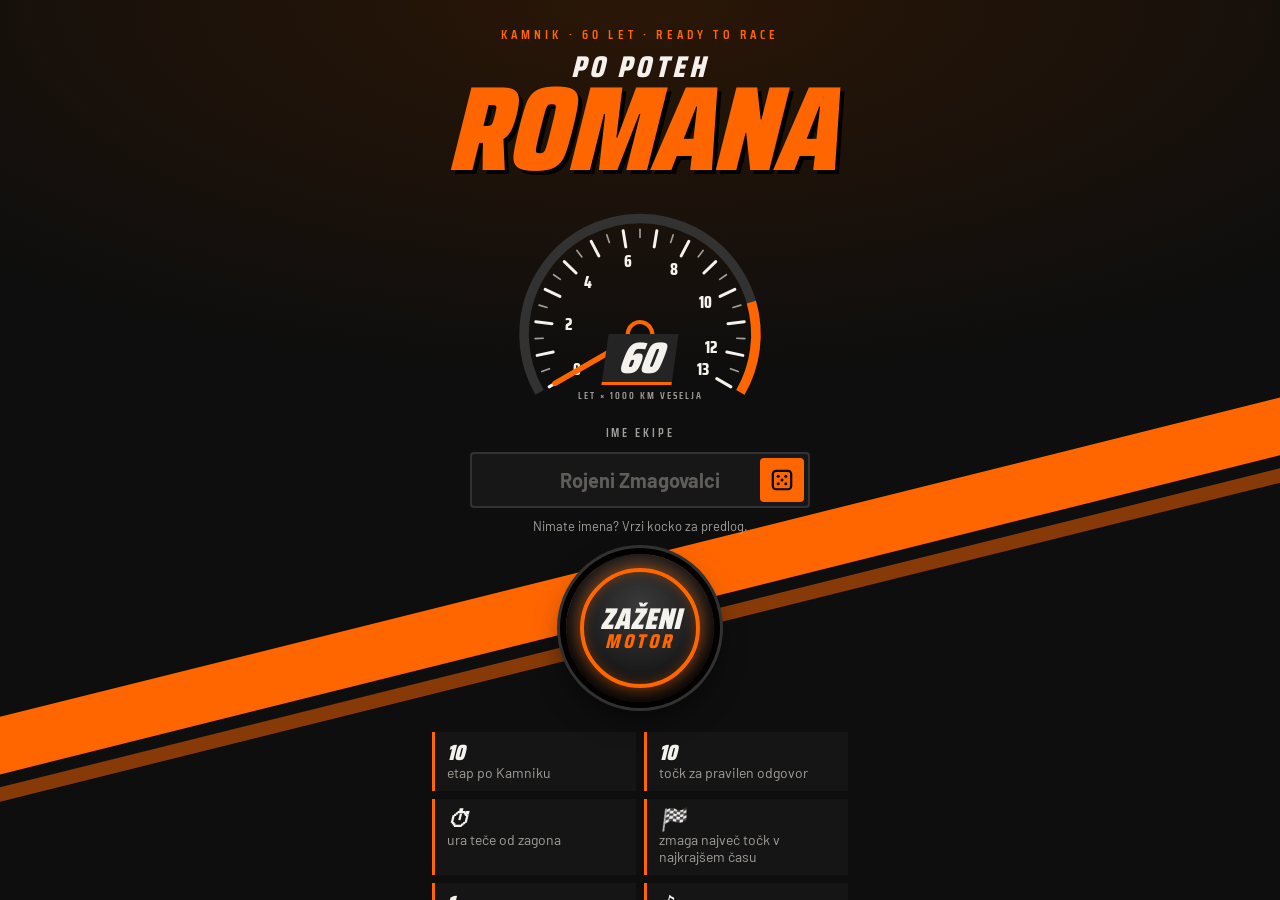
<file: index.html>
<!DOCTYPE html>
<html lang="sl">
<head>
<meta charset="utf-8">
<meta name="viewport" content="width=device-width, initial-scale=1, viewport-fit=cover">
<title>Po poteh Romana – kviz ob 60. rojstnem dnevu</title>
<meta name="description" content="Motoristični kviz po Kamniku ob Romanovem 60. rojstnem dnevu.">
<meta name="theme-color" content="#0E0E0E">
<meta name="apple-mobile-web-app-capable" content="yes">
<meta name="mobile-web-app-capable" content="yes">
<meta name="apple-mobile-web-app-status-bar-style" content="black-translucent">
<meta name="apple-mobile-web-app-title" content="Po poteh Romana">
<link rel="manifest" href="manifest.webmanifest">
<link rel="icon" href="icons/icon.svg" type="image/svg+xml">
<link rel="apple-touch-icon" href="icons/apple-touch-icon.png">
<link rel="stylesheet" href="vendor/leaflet.css">
<link rel="stylesheet" href="app.css">
</head>
<body>

<!-- ============ UVOD ============ -->
<section id="intro" class="screen is-active" aria-labelledby="intro-title">
  <div class="intro-stripes" aria-hidden="true"></div>
  <div class="intro-inner">
    <p class="kicker">Kamnik · 60 let · Ready to race</p>
    <h1 id="intro-title" class="title">
      <span class="title-small">Po poteh</span>
      <span class="title-big">ROMANA</span>
    </h1>

    <div class="tach" aria-hidden="true">
      <svg viewBox="0 0 220 150" class="tach-svg">
        <g id="tach-ticks"></g>
        <path id="tach-red" class="tach-red"/>
        <g id="tach-needle" class="tach-needle">
          <line x1="110" y1="100" x2="110" y2="28"/>
          <circle cx="110" cy="100" r="9"/>
        </g>
      </svg>
      <div class="tach-readout">
        <span class="tach-num">60</span>
        <span class="tach-unit">LET&nbsp;× 1000&nbsp;KM&nbsp;VESELJA</span>
      </div>
    </div>

    <form id="rider-form" class="rider-form" autocomplete="off">
      <label for="rider-name" class="field-label">Ime ekipe</label>
      <div class="name-wrap">
        <input id="rider-name" name="rider" maxlength="28" placeholder="Rdeča črta" required>
        <button type="button" class="dice" id="dice-btn" aria-label="Predlagaj ime ekipe" title="Predlagaj ime ekipe">
          <svg viewBox="0 0 24 24"><rect x="3.5" y="3.5" width="17" height="17" rx="3"/><circle cx="8.5" cy="8.5" r="1.4"/><circle cx="15.5" cy="8.5" r="1.4"/><circle cx="12" cy="12" r="1.4"/><circle cx="8.5" cy="15.5" r="1.4"/><circle cx="15.5" cy="15.5" r="1.4"/></svg>
        </button>
      </div>
      <p class="hint small name-warn" id="name-taken" role="alert" hidden></p>
      <p class="hint small">Nimate imena? Vrzi kocko za predlog.</p>
      <button type="submit" class="ignition" id="ignition">
        <span class="ignition-ring"></span>
        <span class="ignition-text"><b>ZAŽENI</b><small>MOTOR</small></span>
      </button>
      <p class="hint" id="resume-hint" hidden>
        Vožnja je že v teku. <button type="button" class="link" id="resume-btn">Nadaljuj vožnjo</button>
      </p>
    </form>

    <ul class="rules">
      <li><b>10</b> etap po Kamniku</li>
      <li><b>10</b> točk za pravilen odgovor</li>
      <li><b>⏱</b> ura teče od zagona</li>
      <li><b>🏁</b> zmaga največ točk v najkrajšem času</li>
      <li><b>1</b> poskus na etapo</li>
      <li><b>♪</b> Radio Softi na vsaki etapi</li>
    </ul>

    <div class="intro-links">
      <button type="button" class="ghost-btn" data-open-help>Navodila</button>
      <button type="button" class="ghost-btn" data-open-board>Lestvica v živo</button>
    </div>
    <button id="install-btn" class="ghost-btn" hidden>Namesti v garažo (domači zaslon)</button>
    <p class="version">različica 19 · 17. 11. 2026</p>
    <p id="ios-hint" class="hint small" hidden>Na iPhonu: <b>Deli</b> → <b>Dodaj na začetni zaslon</b></p>
  </div>
</section>

<!-- ============ IGRA ============ -->
<section id="game" class="screen" aria-label="Zemljevid trase">
  <div id="map" role="application" aria-label="Zemljevid Kamnika z etapami"></div>

  <header class="hud">
    <div class="hud-cell hud-rider">
      <span class="hud-label" id="hud-name">—</span>
      <span class="hud-value timer" id="hud-time" aria-label="Čas vožnje">0:00</span>
    </div>
    <div class="hud-cell hud-score">
      <svg viewBox="0 0 64 40" class="mini-gauge" aria-hidden="true">
        <path d="M6 36 A26 26 0 0 1 58 36" class="mg-bg"/>
        <path d="M6 36 A26 26 0 0 1 58 36" class="mg-fill" id="mg-fill"/>
      </svg>
      <span class="hud-value big"><span id="hud-score">0</span><small>/100</small></span>
      <span class="hud-label">točke</span>
    </div>
    <div class="hud-cell hud-gear">
      <span class="hud-label">Prestava</span>
      <span class="gear" id="hud-gear">N</span>
    </div>
  </header>

  <div class="progress-rail" aria-hidden="true"><div id="progress-fill"></div></div>

  <footer class="dock">
    <button id="next-btn" class="next-btn">
      <span class="next-kicker" id="next-kicker">Naslednja etapa</span>
      <span class="next-name" id="next-name">—</span>
      <span class="next-arrow" aria-hidden="true">
        <svg viewBox="0 0 24 24"><path d="M5 12h12M12 6l6 6-6 6"/></svg>
      </span>
    </button>
  </footer>

  <aside id="stages" class="stages" aria-label="Seznam etap">
    <div class="stages-head">
      <div>
        <p class="kicker">Trasa po Kamniku</p>
        <h2>Etape</h2>
      </div>
      <button class="sheet-close stages-close" id="stages-close" aria-label="Zapri seznam etap">
        <svg viewBox="0 0 24 24"><path d="M6 6l12 12M18 6L6 18"/></svg>
      </button>
    </div>
    <ol class="stages-list" id="stages-list"></ol>
  </aside>
  <div class="backdrop stages-backdrop" id="stages-backdrop" hidden></div>

  <div class="map-tools">
    <button class="round-btn stages-btn" id="stages-btn" aria-label="Seznam etap">
      <svg viewBox="0 0 24 24"><path d="M9 6h11M9 12h11M9 18h11"/><circle cx="4.5" cy="6" r="1.3" class="fill"/><circle cx="4.5" cy="12" r="1.3" class="fill"/><circle cx="4.5" cy="18" r="1.3" class="fill"/></svg>
    </button>
    <button class="round-btn trophy-btn" data-open-board aria-label="Lestvica v živo">
      <svg viewBox="0 0 24 24"><path d="M7 4h10v5a5 5 0 0 1-10 0z"/><path d="M7 6H4v1.5A3.5 3.5 0 0 0 7.5 11M17 6h3v1.5a3.5 3.5 0 0 1-3.5 3.5M12 14v3M8 20h8M9.5 17h5v3h-5z"/></svg>
    </button>
    <button id="help-btn" class="round-btn" data-open-help aria-label="Navodila za igro">
      <svg viewBox="0 0 24 24"><circle cx="12" cy="12" r="9"/><path d="M9.5 9.5a2.6 2.6 0 1 1 3.6 2.4c-.7.3-1.1.9-1.1 1.6v.5"/><circle cx="12" cy="17.2" r=".6" class="fill"/></svg>
    </button>
    <button id="locate-btn" class="round-btn" aria-label="Pokaži, kje sem">
      <svg viewBox="0 0 24 24"><path d="M3 11l18-8-8 18-2-8z"/></svg>
    </button>
    <button id="recenter-btn" class="round-btn" aria-label="Pokaži celo traso">
      <svg viewBox="0 0 24 24"><path d="M4 9V4h5M20 9V4h-5M4 15v5h5M20 15v5h-5"/></svg>
    </button>
  </div>
</section>

<!-- ============ VPRAŠANJE ============ -->
<div id="sheet-backdrop" class="backdrop" hidden></div>
<section id="sheet" class="sheet" role="dialog" aria-modal="true" aria-labelledby="q-name" hidden>
  <div class="sheet-grip" aria-hidden="true"></div>
  <button class="sheet-close" id="sheet-close" aria-label="Zapri">
    <svg viewBox="0 0 24 24"><path d="M6 6l12 12M18 6L6 18"/></svg>
  </button>

  <div class="sheet-head">
    <div class="plate" id="q-plate">1</div>
    <div>
      <p class="sheet-kicker" id="q-kicker">Etapa 1 / 10</p>
      <h2 id="q-name">—</h2>
      <p class="sheet-tag" id="q-tag"></p>
    </div>
  </div>

  <div class="nav-row">
    <p class="nav-label">
      <svg viewBox="0 0 24 24" aria-hidden="true"><path d="M3 11l18-8-8 18-2-8z"/></svg>
      Pelji me tja <span id="nav-dist"></span>
    </p>
    <div class="nav-btns">
      <a class="nav-btn" id="nav-google" target="_blank" rel="noopener">Navigiraj z Google Zemljevidi</a>
    </div>
  </div>

  <div class="pit" id="pit">
    <button class="pit-play" id="pit-play" aria-label="Predvajaj namig">
      <svg viewBox="0 0 24 24" class="i-play"><path d="M8 5v14l11-7z"/></svg>
      <svg viewBox="0 0 24 24" class="i-pause"><path d="M7 5h4v14H7zM13 5h4v14h-4z"/></svg>
    </button>
    <div class="pit-body">
      <p class="pit-title">Radio Softi <span id="pit-voice">—</span></p>
      <div class="pit-bar"><div id="pit-progress"></div></div>
    </div>
    <span class="pit-time" id="pit-time">0:00</span>
  </div>

  <p class="question" id="q-text">—</p>
  <div class="options" id="q-options" role="group" aria-label="Odgovori"></div>

  <div class="verdict" id="verdict" hidden aria-live="polite">
    <p class="verdict-title" id="verdict-title"></p>
    <p class="verdict-fact" id="verdict-fact"></p>
    <div class="place-facts" id="place-facts" hidden>
      <p class="place-title"><svg class="gold-star" viewBox="0 0 24 24" aria-hidden="true"><defs><linearGradient id="gold" x1="0" y1="0" x2="1" y2="1"><stop offset="0" stop-color="#FFF1B0"/><stop offset=".45" stop-color="#F2C14E"/><stop offset="1" stop-color="#B8860B"/></linearGradient></defs><path d="M12 2.2l2.9 6.2 6.8.8-5 4.6 1.4 6.7L12 17.1l-6.1 3.4 1.4-6.7-5-4.6 6.8-.8z" fill="url(#gold)" stroke="#8a6508" stroke-width=".6" stroke-linejoin="round"/></svg> Zanimivosti o trenutni lokaciji</p>
      <ul id="place-list"></ul>
    </div>
    <div class="verdict-actions">
      <button class="cta" id="q-next">Naprej</button>
    </div>
  </div>
</section>

<!-- ============ CILJ ============ -->
<section id="finish" class="screen finish" aria-labelledby="finish-title">
  <canvas id="confetti" aria-hidden="true"></canvas>
  <div class="checker" aria-hidden="true"></div>
  <div class="finish-inner">
    <p class="kicker">Cilj · Kamnik</p>
    <h2 id="finish-title" class="title"><span class="title-big">CILJ!</span></h2>
    <p class="finish-name" id="finish-name"></p>
    <div class="finish-score"><span id="finish-score">0</span><small>/100</small></div>
    <div class="finish-time"><span class="hud-label">Čas vožnje</span><b id="finish-time">0:00</b></div>
    <p class="rank" id="finish-rank"></p>
    <div class="words-board" id="words-board" hidden>
      <p class="help-sub">Roman v besedah</p>
      <div class="word-cloud" id="word-cloud"></div>
      <p class="hint small" id="word-note"></p>
    </div>
    <p class="finish-msg">Vse najboljše za 60, Roman!<br>Naj bo cesta suha, ovinki lepi in rezervoar vedno poln.</p>
    <div class="finish-actions">
      <button class="cta" data-open-board>Lestvica v živo</button>
      <button class="ghost-btn" id="copy-btn">Kopiraj rezultat</button>
      <button class="ghost-btn" id="review-btn">Poglej traso</button>
      <button class="link" id="reset-btn">Nova vožnja</button>
    </div>
    <p class="hint small" id="copy-note" hidden></p>
  </div>
</section>

<!-- ============ LESTVICA ============ -->
<div id="board" class="help" role="dialog" aria-modal="true" aria-labelledby="board-title" hidden>
  <div class="help-card board-card">
    <button class="sheet-close" id="board-close" aria-label="Zapri lestvico">
      <svg viewBox="0 0 24 24"><path d="M6 6l12 12M18 6L6 18"/></svg>
    </button>
    <p class="kicker live-kicker"><span class="live-dot" id="board-dot"></span><span id="board-status">V živo</span></p>
    <h2 id="board-title">Lestvica</h2>
    <p class="board-rule">Največ točk, nato najkrajši čas vožnje.</p>
    <div class="board-head" aria-hidden="true"><span>#</span><span>Ekipa</span><span>Točke</span><span>Čas</span></div>
    <ol class="board-list" id="board-list"></ol>
    <p class="hint small" id="board-empty" hidden>Na trasi še ni nobene ekipe. Prva, ki zažene motor, se pokaže tukaj.</p>
    <a class="ghost-btn small board-tv" href="leaderboard.html" target="_blank" rel="noopener">Odpri lestvico za velik zaslon</a>
  </div>
</div>

<!-- ============ NAVODILA (interaktivni vodič) ============ -->
<div id="help" class="guide" role="dialog" aria-modal="true" aria-labelledby="guide-title" hidden>
  <div class="guide-card">
    <header class="guide-top">
      <div class="guide-titles">
        <p class="kicker">Priročnik za voznika</p>
        <h2 id="guide-title">Navodila za igro</h2>
      </div>
      <button class="sheet-close" id="help-close" aria-label="Zapri navodila">
        <svg viewBox="0 0 24 24"><path d="M6 6l12 12M18 6L6 18"/></svg>
      </button>
    </header>

    <div class="guide-gears" id="guide-gears" role="tablist" aria-label="Pravila"></div>

    <div class="guide-viewport" id="guide-viewport">
      <div class="guide-track" id="guide-track">

        <!-- 1 -->
        <section class="gs" aria-roledescription="kartica" aria-label="Pravilo 1 od 9">
          <div class="gs-art art-ignite" aria-hidden="true">
            <svg viewBox="0 0 220 130" class="mini-tach">
              <path d="M30 110 A80 80 0 1 1 190 110" class="mt-arc"/>
              <path d="M168 52 A80 80 0 0 1 190 110" class="mt-red"/>
              <g class="mt-needle"><line x1="110" y1="110" x2="110" y2="45"/><circle cx="110" cy="110" r="7"/></g>
            </svg>
            <div class="mini-ign"><span>ZAŽENI<br><small>MOTOR</small></span></div>
          </div>
          <div class="gs-copy">
            <p class="gs-num">Pravilo 1 / 9</p>
            <h3><span class="emo">🏍️</span> Zaženi motor</h3>
            <p>Vpiši ime ekipe (ali vrzi kocko za predlog) in pritisni okrogli gumb <em>ZAŽENI MOTOR</em>. Ta trenutek se začne merjenje časa. Vsak telefon je ena ekipa.</p>
          </div>
        </section>

        <!-- 2 -->
        <section class="gs" aria-roledescription="kartica" aria-label="Pravilo 2 od 9">
          <div class="gs-art art-route" aria-hidden="true">
            <svg viewBox="0 0 300 140">
              <path class="rt-casing" d="M30 105 C 70 105, 70 40, 110 45 S 150 110, 190 95 S 240 30, 272 40"/>
              <path class="rt-line" d="M30 105 C 70 105, 70 40, 110 45 S 150 110, 190 95 S 240 30, 272 40"/>
            </svg>
            <span class="rt-plate p-s" style="left:10%;top:75%">S</span>
            <span class="rt-plate" style="left:36.7%;top:32%">1</span>
            <span class="rt-plate" style="left:63.3%;top:68%">2</span>
            <span class="rt-plate p-c" style="left:90.7%;top:28%">C</span>
          </div>
          <div class="gs-copy">
            <p class="gs-num">Pravilo 2 / 9</p>
            <h3><span class="emo">🗺️</span> Preuči traso</h3>
            <p>Na zemljevidu so startne številke: <span class="chip chip-s">S</span> je start pri Romanovi domači hiši, <span class="chip">1</span>–<span class="chip">8</span> so etape, <span class="chip chip-c">C</span> je cilj na Novem trgu. Oranžna črtkana črta kaže priporočeni vrstni red.</p>
          </div>
        </section>

        <!-- 3 -->
        <section class="gs" aria-roledescription="kartica" aria-label="Pravilo 3 od 9">
          <div class="gs-art art-nav" aria-hidden="true">
            <svg viewBox="0 0 300 140" class="nav-road">
              <path d="M20 120 C 90 120, 110 30, 180 40 S 250 90, 270 40"/>
            </svg>
            <span class="nav-bike">🏍️</span>
            <span class="nav-pin"><svg viewBox="0 0 24 32"><path d="M12 31s10-11.2 10-19A10 10 0 0 0 2 12c0 7.8 10 19 10 19z"/><circle cx="12" cy="12" r="4"/></svg></span>
            <span class="nav-btn-mini">Navigiraj z Google Zemljevidi</span>
          </div>
          <div class="gs-copy">
            <p class="gs-num">Pravilo 3 / 9</p>
            <h3><span class="emo">🧭</span> Odpelji do etape</h3>
            <p>Gumb <em>Navigiraj z Google Zemljevidi</em> te pripelje do lokacije.</p>
          </div>
        </section>

        <!-- 4 -->
        <section class="gs" aria-roledescription="kartica" aria-label="Pravilo 4 od 9">
          <div class="gs-art art-radio" aria-hidden="true">
            <div class="radio-box">
              <span class="radio-onair">● ON AIR</span>
              <span class="radio-name">RADIO SOFTI</span>
              <div class="radio-eq"><i></i><i></i><i></i><i></i><i></i><i></i><i></i><i></i><i></i><i></i><i></i><i></i><i></i><i></i></div>
            </div>
          </div>
          <div class="gs-copy">
            <p class="gs-num">Pravilo 4 / 9</p>
            <h3><span class="emo">📻</span> Poslušaj Radio Softi</h3>
            <p>Na vsaki etapi poslušaj Radio Softi, da izveš zgodbo iz Romanovega življenja.</p>
          </div>
        </section>

        <!-- 5 -->
        <section class="gs" aria-roledescription="kartica" aria-label="Pravilo 5 od 9">
          <div class="gs-art art-answer" aria-hidden="true">
            <div class="ans-list">
              <span class="ans-q">Koliko koles ima motor?</span>
              <span class="ans"><b>A</b>1 kolo</span>
              <span class="ans ans-ok"><b>B</b>2 kolesi</span>
              <span class="ans"><b>C</b>3 kolesa</span>
            </div>
            <span class="ans-pop">+10</span>
            <span class="ans-tap"></span>
          </div>
          <div class="gs-copy">
            <p class="gs-num">Pravilo 5 / 9</p>
            <h3><span class="emo">✅</span> Izberi odgovor</h3>
            <p>Vsako vprašanje ima le <b>en poskus</b>. Pravilen odgovor prinese <b>10 točk</b>, napačen 0 točk.</p>
          </div>
        </section>

        <!-- 6 -->
        <section class="gs" aria-roledescription="kartica" aria-label="Pravilo 6 od 9">
          <div class="gs-art art-photo" aria-hidden="true">
            <div class="cam">
              <i class="cam-c tl"></i><i class="cam-c tr"></i><i class="cam-c bl"></i><i class="cam-c br"></i>
              <div class="cam-crew"><span>😄</span><span>🤘</span><span>😎</span><span>🥳</span></div>
              <i class="cam-flash"></i>
            </div>
            <div class="chat">
              <p class="chat-head">PO POTEH ROMANA</p>
              <p class="chat-bubble">📸 Mi na etapi! <span class="chat-ticks">✓✓</span></p>
            </div>
          </div>
          <div class="gs-copy">
            <p class="gs-num">Pravilo 6 / 9</p>
            <h3><span class="emo">📸</span> Ustvarjaj spomine.</h3>
            <p>Na vsaki lokaciji skupina ustvari skupinsko sliko in jo pošlje v skupino WhatsApp <em>PO POTEH ROMANA</em>.</p>
            <div class="wa-join">
              <img src="images/whatsapp-qr.png" alt="QR koda za skupino WhatsApp PO POTEH ROMANA" width="132" height="135">
              <div class="wa-text">
                <p><b>📷 Uradni fotograf ekipe</b> naj poskenira QR kodo s telefonom in se pridruži skupini.</p>
                <a class="wa-btn" href="https://chat.whatsapp.com/BiS7ATw5rTp6DbbZOqu65O?s=qs&amp;p=i&amp;iam=2" target="_blank" rel="noopener">Pridruži se skupini</a>
              </div>
            </div>
          </div>
        </section>

        <!-- 7 -->
        <section class="gs" aria-roledescription="kartica" aria-label="Pravilo 7 od 9">
          <div class="gs-art art-gear" aria-hidden="true">
            <div class="g-hud">
              <div class="g-cell"><span class="g-lbl">Čas</span><span class="g-time"><span class="g-roll"><span>0:00</span><span>4:12</span><span>9:47</span><span>15:03</span><span>21:38</span><span>28:15</span><span>34:50</span></span></span></div>
              <div class="g-cell"><span class="g-lbl">Točke</span><div class="g-bar"><i></i></div></div>
              <div class="g-cell"><span class="g-lbl">Prestava</span><span class="g-box"><span class="g-roll"><span>N</span><span>1</span><span>2</span><span>3</span><span>4</span><span>5</span><span>6</span></span></span></div>
            </div>
          </div>
          <div class="gs-copy">
            <p class="gs-num">Pravilo 7 / 9</p>
            <h3><span class="emo">⚙️</span> Prestavljaj navzgor</h3>
            <p>Zgoraj vidiš čas vožnje, točke (največ 100) in prestavo – višje kot si na trasi, višja je prestava. Ura teče ves čas, tudi med poslušanjem Radia Softi in če zapreš aplikacijo. ⏱️</p>
          </div>
        </section>

        <!-- 8 -->
        <section class="gs" aria-roledescription="kartica" aria-label="Pravilo 8 od 9">
          <div class="gs-art art-finish" aria-hidden="true">
            <div class="flag"><div class="flag-cloth"></div><i class="flag-pole"></i></div>
            <div class="fin-confetti"><i></i><i></i><i></i><i></i><i></i><i></i><i></i><i></i><i></i><i></i><i></i><i></i></div>
          </div>
          <div class="gs-copy">
            <p class="gs-num">Pravilo 8 / 9</p>
            <h3><span class="emo">🏁</span> Pripelji na cilj</h3>
            <p>Ko odgovoriš na vseh 10 vprašanj, se ura ustavi in te čaka karirasta zastava. 🎉</p>
          </div>
        </section>

        <!-- 9 -->
        <section class="gs" aria-roledescription="kartica" aria-label="Pravilo 9 od 9">
          <div class="gs-art art-board" aria-hidden="true">
            <div class="mb">
              <div class="mb-row r1"><b>1</b><span>Škis Runda</span><em>70</em></div>
              <div class="mb-row r2"><b>2</b><span>Moto Tetke</span><em>60</em></div>
              <div class="mb-row r3"><b>3</b><span>Vedno Žejni</span><em>50</em></div>
            </div>
            <span class="mb-live">● V ŽIVO</span>
          </div>
          <div class="gs-copy">
            <p class="gs-num">Pravilo 9 / 9</p>
            <h3><span class="emo">🏆</span> Spremljaj lestvico v živo</h3>
            <p>Z gumbom s pokalom na zemljevidu vidiš, kako se odrežejo druge ekipe – točke, prevožene etape in čas se osvežujejo sproti. 📊</p>
          </div>
        </section>

        <!-- finale -->
        <section class="gs gs-final" aria-roledescription="kartica" aria-label="Kdo zmaga">
          <div class="gs-copy">
            <p class="gs-num">Pred štartom</p>
            <h3><span class="emo">🥇</span> Kdo zmaga?</h3>
            <p>Zmaga ekipa z <b>največ točkami</b>. Če imata dve ekipi enako točk, zmaga tista s <b>krajšim časom vožnje</b>.</p>
            <ul class="final-ranks">
              <li><b>100</b><span>Tovarniški dirkač KTM</span></li>
              <li><b>80–90</b><span>Veteran Dakarja</span></li>
              <li><b>50–70</b><span>Enduro mojster</span></li>
              <li><b>30–40</b><span>Nedeljski voznik</span></li>
              <li><b>0–20</b><span>Še s pomožnimi kolesi</span></li>
            </ul>
            <div class="final-notes">
              <p>🦺 <b>Varnost na prvem mestu:</b> med vožnjo ne glej v telefon – ustavi, nato odgovarjaj.</p>
              <p>💾 <b>Napredek se shrani</b> na telefonu, tudi če zapreš aplikacijo.</p>
            </div>
          </div>
        </section>
      </div>
    </div>

    <footer class="guide-nav">
      <button class="ghost-btn small" id="guide-prev" type="button">Nazaj</button>
      <span class="guide-count" id="guide-count" aria-live="polite">1 / 9</span>
      <button class="cta" id="guide-next" type="button">Naprej</button>
      <button class="cta" id="help-ok" type="button" hidden>Na štart! 🏍️</button>
    </footer>
  </div>
</div>

<!-- potrditev -->
<div id="confirm" class="confirm" role="alertdialog" aria-modal="true" aria-labelledby="confirm-text" hidden>
  <div class="confirm-card">
    <p id="confirm-text">Res začnem novo vožnjo? Vse točke se izbrišejo.</p>
    <div class="verdict-actions">
      <button class="ghost-btn small" id="confirm-no">Ne, vozim naprej</button>
      <button class="cta" id="confirm-yes">Da, na štart</button>
    </div>
  </div>
</div>

<div id="toast" class="toast" role="status" aria-live="polite"></div>

<script src="vendor/leaflet.js"></script>
<script src="data.js"></script>
<script src="config.js"></script>
<script src="lb.js"></script>
<script src="engine-sound.js"></script>
<script src="app.js"></script>
</body>
</html>
</file>
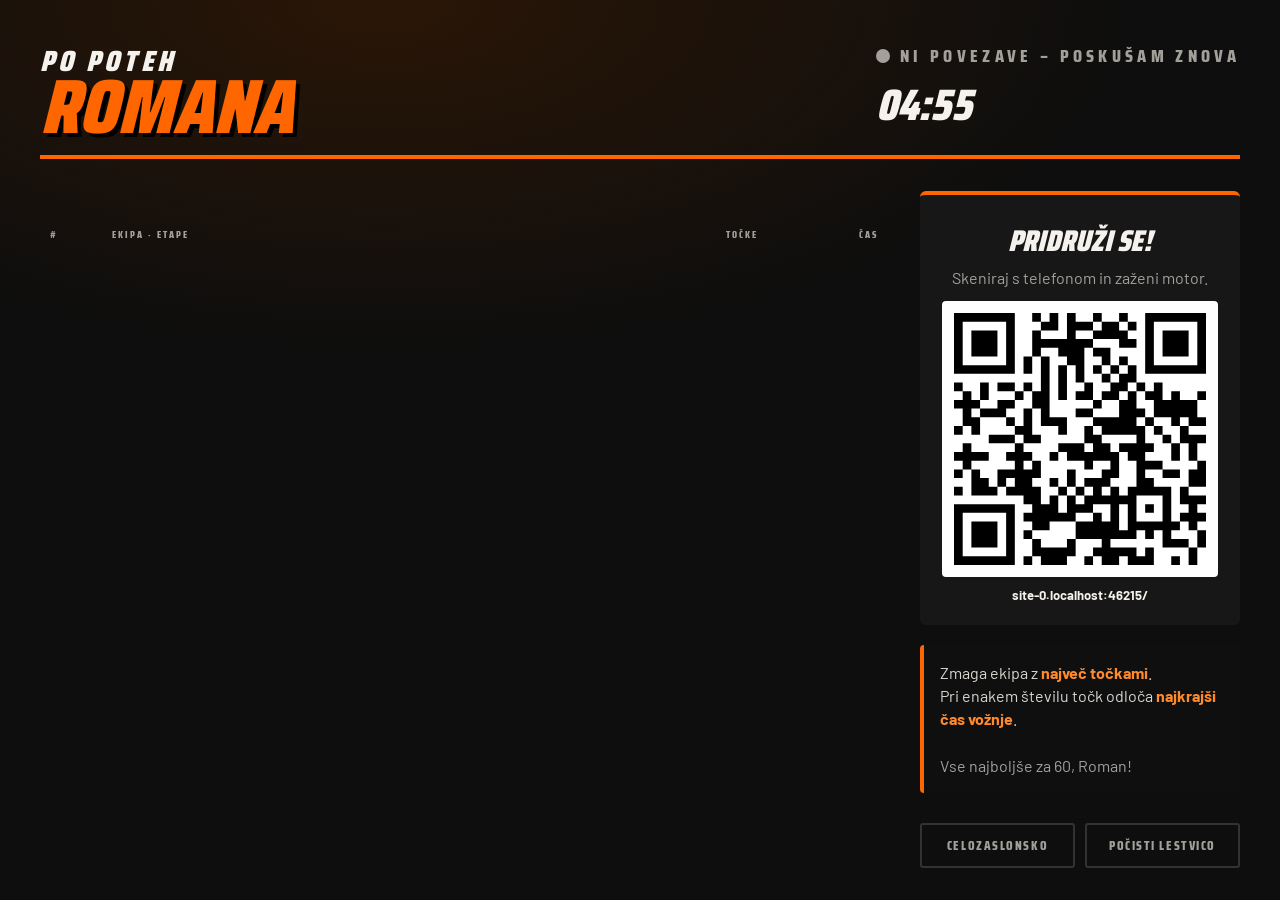
<file: leaderboard.html>
<!DOCTYPE html>
<html lang="sl">
<head>
<meta charset="utf-8">
<meta name="viewport" content="width=device-width, initial-scale=1">
<title>Lestvica v živo – Po poteh Romana</title>
<meta name="theme-color" content="#0E0E0E">
<link rel="icon" href="icons/icon.svg" type="image/svg+xml">
<link rel="stylesheet" href="app.css">
<style>
  body{overflow:auto}
  .tv{min-height:100vh;display:grid;grid-template-columns:minmax(0,1fr) 320px;gap:32px;padding:32px 40px;background:radial-gradient(90% 60% at 30% 0%,#2a1606,var(--ink) 65%)}
  .tv-head{grid-column:1/-1;display:flex;align-items:flex-end;justify-content:space-between;gap:20px;border-bottom:4px solid var(--orange);padding-bottom:16px}
  .tv-head h1{margin:0;font:900 italic clamp(44px,6vw,86px)/.85 var(--display);text-transform:uppercase;color:var(--orange);text-shadow:4px 4px 0 #000}
  .tv-head h1 small{display:block;font-size:.38em;color:var(--chalk);letter-spacing:.14em;text-shadow:none}
  .tv-live{display:flex;align-items:center;gap:10px;font:800 18px var(--display);letter-spacing:.24em;text-transform:uppercase;color:var(--mute)}
  .tv-live .live-dot{width:14px;height:14px}
  .tv-clock{font:900 italic 44px var(--display);color:var(--chalk);font-variant-numeric:tabular-nums}

  .podium{display:grid;grid-template-columns:1fr 1.15fr 1fr;align-items:end;gap:16px;margin:10px 0 26px}
  .step{display:flex;flex-direction:column;align-items:center;text-align:center;min-width:0}
  .step .nm{max-width:100%;font:900 italic clamp(20px,2.3vw,34px)/1 var(--display);text-transform:uppercase;white-space:nowrap;overflow:hidden;text-overflow:ellipsis;padding:0 6px}
  .step .sc{font:900 italic clamp(34px,4vw,60px)/1 var(--display);color:var(--orange);margin:6px 0}
  .step .tt{font:800 18px var(--display);color:var(--mute);font-variant-numeric:tabular-nums;margin-bottom:10px}
  .step .blk{width:100%;display:grid;place-items:center;transform:skewX(var(--skew));border:4px solid #000;box-shadow:6px 6px 0 #000;font:900 italic 64px var(--display)}
  .step.p1 .blk{height:190px;background:var(--orange);color:#000}
  .step.p2 .blk{height:140px;background:var(--chalk);color:#000}
  .step.p3 .blk{height:100px;background:#8a5a2b;color:#fff}
  .step.empty{opacity:.25}
  .step .tag{font:800 13px var(--display);letter-spacing:.2em;text-transform:uppercase;color:var(--orange);min-height:18px}

  .tv-list .board-head,.tv-list .board-row{grid-template-columns:52px 1fr 90px 110px}
  .tv-list .board-row{padding:14px 16px}
  .tv-list .board-row .pos{width:44px;height:44px;font-size:24px}
  .tv-list .board-row .who b{font-size:26px}
  .tv-list .board-row .pts{font-size:38px}
  .tv-list .board-row .tm{font-size:22px}
  .tv-list .dots i{width:14px;height:14px}

  .side{display:flex;flex-direction:column;gap:20px}
  .qr-card{background:var(--asphalt);border-top:4px solid var(--orange);border-radius:6px;padding:22px;text-align:center}
  .qr-card h2{margin:0 0 4px;font:900 italic 30px var(--display);text-transform:uppercase}
  .qr-card p{margin:0 0 14px;color:var(--mute)}
  .qr{background:#fff;padding:12px;border-radius:4px}
  .qr svg{width:100%;height:auto}
  .qr-url{margin-top:10px;font:700 13px var(--body);color:var(--chalk);word-break:break-all}
  .rule-card{background:#0f0f0f;border-left:4px solid var(--orange);padding:16px;border-radius:4px;color:#d9d6d1;font-size:16px;line-height:1.45}
  .rule-card b{color:var(--orange-hi)}
  .admin{margin-top:auto;display:flex;gap:10px;flex-wrap:wrap}
  .admin .ghost-btn{flex:1}
  .tv-list .row-words{font-size:19px;margin:4px 0 2px}
  .tv-words{margin-top:26px;padding:22px;background:rgba(15,15,15,.85);border:1px solid var(--steel-2);border-top:4px solid var(--orange);border-radius:6px}
  .tv-words .help-sub{margin:0 0 14px;font-size:16px}
  .tv-words .word-chip{padding:8px 16px}
  .empty-msg{padding:40px;text-align:center;color:var(--mute);font-size:22px;background:var(--asphalt);border-radius:6px}
  @media (max-width:900px){.tv{grid-template-columns:1fr;padding:20px}.side{order:-1}.qr-card{display:none}}
</style>
</head>
<body>
<main class="tv">
  <header class="tv-head">
    <h1><small>Po poteh</small>Romana</h1>
    <div>
      <div class="tv-live"><span class="live-dot" id="dot"></span><span id="status">Povezujem …</span></div>
      <div class="tv-clock" id="clock">00:00</div>
    </div>
  </header>

  <section aria-label="Lestvica">
    <div class="podium" id="podium"></div>
    <div class="tv-list">
      <div class="board-head" aria-hidden="true"><span>#</span><span>Ekipa · etape</span><span>Točke</span><span>Čas</span></div>
      <ol class="board-list" id="list"></ol>
      <div class="empty-msg" id="empty" hidden>Na trasi še ni nobene ekipe.<br>Skenirajte QR kodo in zaženite motor!</div>
    </div>
    <div class="tv-words" id="tv-words" hidden>
      <p class="help-sub">Roman v besedah · z Malega gradu</p>
      <div class="word-cloud" id="tv-cloud"></div>
    </div>
  </section>

  <aside class="side">
    <div class="qr-card">
      <h2>Pridruži se!</h2>
      <p>Skeniraj s telefonom in zaženi motor.</p>
      <div class="qr" id="qr"></div>
      <div class="qr-url" id="qr-url"></div>
    </div>
    <div class="rule-card">
      Zmaga ekipa z <b>največ točkami</b>.<br>Pri enakem številu točk odloča <b>najkrajši čas vožnje</b>.<br><br>
      <span style="color:var(--mute)">Vse najboljše za 60, Roman!</span>
    </div>
    <div class="admin">
      <button class="ghost-btn small" id="fs-btn">Celozaslonsko</button>
      <button class="ghost-btn small" id="clear-btn">Počisti lestvico</button>
    </div>
  </aside>
</main>

<div id="confirm" class="confirm" role="alertdialog" aria-modal="true" aria-labelledby="confirm-text" hidden>
  <div class="confirm-card">
    <p id="confirm-text">Res izbrišem vse ekipe z lestvice? Tega ni mogoče razveljaviti. Uporabi pred začetkom zabave, da počistiš poskusne vožnje.</p>
    <div class="verdict-actions">
      <button class="ghost-btn small" id="confirm-no">Prekliči</button>
      <button class="cta" id="confirm-yes">Izbriši vse</button>
    </div>
  </div>
</div>

<script src="config.js"></script>
<script src="lb.js"></script>
<script src="vendor/qrcode.js"></script>
<script>
(function () {
  "use strict";
  const $ = (s) => document.querySelector(s);
  const TOTAL = 10;
  const fmt = (ms) => { const t = Math.floor(ms / 1000), h = Math.floor(t / 3600), m = Math.floor((t % 3600) / 60), s = t % 60; return (h ? h + ":" + String(m).padStart(2, "0") : m) + ":" + String(s).padStart(2, "0"); };
  const esc = (s) => String(s).replace(/[&<>"']/g, (c) => ({ "&": "&amp;", "<": "&lt;", ">": "&gt;", '"': "&quot;", "'": "&#39;" }[c]));

  // QR koda do igre
  const gameUrl = new URL("./", location.href).href;
  $("#qr-url").textContent = gameUrl.replace(/^https?:\/\//, "");
  try { const q = qrcode(0, "M"); q.addData(gameUrl); q.make(); $("#qr").innerHTML = q.createSvgTag({ cellSize: 6, margin: 0, scalable: true }); } catch (e) {}

  // ura
  setInterval(() => { const d = new Date(); $("#clock").textContent = d.toLocaleTimeString("sl-SI", { hour: "2-digit", minute: "2-digit" }); }, 1000);

  let teams = [], prev = {};
  function status(st) {
    const map = { live: "V živo", poll: "V živo", offline: "Ni povezave – poskušam znova", off: "Lestvica ni povezana – izpolni config.js" };
    $("#status").textContent = map[st] || "V živo";
    $("#dot").classList.toggle("on", st === "live" || st === "poll");
  }
  function render() {
    const list = LB.rank(teams);
    $("#empty").hidden = list.length > 0;
    // stopničke 2-1-3
    $("#podium").innerHTML = [1, 0, 2].map((i) => {
      const t = list[i];
      if (!t) return `<div class="step p${i + 1} empty"><span class="tag"></span><span class="nm">—</span><span class="sc">&nbsp;</span><span class="tt">&nbsp;</span><div class="blk">${i + 1}</div></div>`;
      const tag = t.finishedAt ? "na cilju" : "etapa " + Math.min((t.answered || 0) + 1, t.total || TOTAL) + "/" + (t.total || TOTAL);
      return `<div class="step p${i + 1}"><span class="tag">${tag}</span><span class="nm">${esc(t.name)}</span><span class="sc">${t.score || 0}</span><span class="tt">${fmt(t.time)}</span><div class="blk">${i + 1}</div></div>`;
    }).join("");
    // oblak besed
    const words = LB.cloud(teams), cl = $("#tv-cloud");
    $("#tv-words").hidden = words.length === 0;
    const sig = words.map((w) => w.key + w.count).join("|");
    if (cl.dataset.sig !== sig) {
      cl.dataset.sig = sig; cl.innerHTML = "";
      words.forEach((w) => {
        const el = document.createElement("span");
        el.className = "word-chip" + (w.count > 1 ? " mine" : "");
        el.style.fontSize = Math.min(22 + (w.count - 1) * 8, 56) + "px";
        el.textContent = w.word + (w.count > 1 ? " ×" + w.count : "");
        cl.appendChild(el);
      });
    }
    const ol = $("#list"); ol.innerHTML = "";
    list.forEach((t, i) => {
      const done = !!t.finishedAt, prog = String(t.progress || "").padEnd(t.total || TOTAL, "-");
      const li = document.createElement("li");
      li.className = "board-row" + (done ? " done" : "");
      li.innerHTML = `<span class="pos">${i + 1}</span><div class="who"><b>${esc(t.name)}</b>${t.words ? `<span class="row-words">»${esc(t.words)}«</span>` : ""}<span class="dots">${[...prog].map((c) => `<i class="${c === "1" ? "y" : c === "0" ? "n" : ""}"></i>`).join("")}</span></div><span class="pts">${t.score || 0}</span><span class="tm">${fmt(t.time)}<small>${done ? "cilj" : "etapa " + Math.min((t.answered || 0) + 1, t.total || TOTAL)}</small></span>`;
      const sig = (t.score || 0) + "/" + (t.answered || 0);
      if (prev[t.id] && prev[t.id] !== sig) li.classList.add("flash");
      prev[t.id] = sig;
      ol.appendChild(li);
    });
  }
  if (!LB.enabled) { status("off"); render(); }
  else LB.subscribe((t) => { teams = t; render(); }, status);
  setInterval(() => { if (teams.length) render(); }, 1000);

  // celozaslonsko
  $("#fs-btn").addEventListener("click", () => { const el = document.documentElement; (document.fullscreenElement ? document.exitFullscreen() : el.requestFullscreen && el.requestFullscreen()).catch?.(() => {}); });

  // počisti (organizator)
  $("#clear-btn").addEventListener("click", () => { $("#confirm").hidden = false; $("#confirm-no").focus(); });
  $("#confirm-no").addEventListener("click", () => { $("#confirm").hidden = true; });
  $("#confirm-yes").addEventListener("click", async () => {
    $("#confirm").hidden = true;
    await Promise.all(teams.map((t) => LB.remove(t.id).catch(() => {})));
    try { localStorage.removeItem("ppr-lb-pending"); } catch (e) {}
  });
})();
</script>
</body>
</html>
</file>
<file: vendor/leaflet.css>
/* required styles */

.leaflet-pane,
.leaflet-tile,
.leaflet-marker-icon,
.leaflet-marker-shadow,
.leaflet-tile-container,
.leaflet-pane > svg,
.leaflet-pane > canvas,
.leaflet-zoom-box,
.leaflet-image-layer,
.leaflet-layer {
	position: absolute;
	left: 0;
	top: 0;
	}
.leaflet-container {
	overflow: hidden;
	}
.leaflet-tile,
.leaflet-marker-icon,
.leaflet-marker-shadow {
	-webkit-user-select: none;
	   -moz-user-select: none;
	        user-select: none;
	  -webkit-user-drag: none;
	}
/* Prevents IE11 from highlighting tiles in blue */
.leaflet-tile::selection {
	background: transparent;
}
/* Safari renders non-retina tile on retina better with this, but Chrome is worse */
.leaflet-safari .leaflet-tile {
	image-rendering: -webkit-optimize-contrast;
	}
/* hack that prevents hw layers "stretching" when loading new tiles */
.leaflet-safari .leaflet-tile-container {
	width: 1600px;
	height: 1600px;
	-webkit-transform-origin: 0 0;
	}
.leaflet-marker-icon,
.leaflet-marker-shadow {
	display: block;
	}
/* .leaflet-container svg: reset svg max-width decleration shipped in Joomla! (joomla.org) 3.x */
/* .leaflet-container img: map is broken in FF if you have max-width: 100% on tiles */
.leaflet-container .leaflet-overlay-pane svg {
	max-width: none !important;
	max-height: none !important;
	}
.leaflet-container .leaflet-marker-pane img,
.leaflet-container .leaflet-shadow-pane img,
.leaflet-container .leaflet-tile-pane img,
.leaflet-container img.leaflet-image-layer,
.leaflet-container .leaflet-tile {
	max-width: none !important;
	max-height: none !important;
	width: auto;
	padding: 0;
	}

.leaflet-container img.leaflet-tile {
	/* See: https://bugs.chromium.org/p/chromium/issues/detail?id=600120 */
	mix-blend-mode: plus-lighter;
}

.leaflet-container.leaflet-touch-zoom {
	-ms-touch-action: pan-x pan-y;
	touch-action: pan-x pan-y;
	}
.leaflet-container.leaflet-touch-drag {
	-ms-touch-action: pinch-zoom;
	/* Fallback for FF which doesn't support pinch-zoom */
	touch-action: none;
	touch-action: pinch-zoom;
}
.leaflet-container.leaflet-touch-drag.leaflet-touch-zoom {
	-ms-touch-action: none;
	touch-action: none;
}
.leaflet-container {
	-webkit-tap-highlight-color: transparent;
}
.leaflet-container a {
	-webkit-tap-highlight-color: rgba(51, 181, 229, 0.4);
}
.leaflet-tile {
	filter: inherit;
	visibility: hidden;
	}
.leaflet-tile-loaded {
	visibility: inherit;
	}
.leaflet-zoom-box {
	width: 0;
	height: 0;
	-moz-box-sizing: border-box;
	     box-sizing: border-box;
	z-index: 800;
	}
/* workaround for https://bugzilla.mozilla.org/show_bug.cgi?id=888319 */
.leaflet-overlay-pane svg {
	-moz-user-select: none;
	}

.leaflet-pane         { z-index: 400; }

.leaflet-tile-pane    { z-index: 200; }
.leaflet-overlay-pane { z-index: 400; }
.leaflet-shadow-pane  { z-index: 500; }
.leaflet-marker-pane  { z-index: 600; }
.leaflet-tooltip-pane   { z-index: 650; }
.leaflet-popup-pane   { z-index: 700; }

.leaflet-map-pane canvas { z-index: 100; }
.leaflet-map-pane svg    { z-index: 200; }

.leaflet-vml-shape {
	width: 1px;
	height: 1px;
	}
.lvml {
	behavior: url(#default#VML);
	display: inline-block;
	position: absolute;
	}


/* control positioning */

.leaflet-control {
	position: relative;
	z-index: 800;
	pointer-events: visiblePainted; /* IE 9-10 doesn't have auto */
	pointer-events: auto;
	}
.leaflet-top,
.leaflet-bottom {
	position: absolute;
	z-index: 1000;
	pointer-events: none;
	}
.leaflet-top {
	top: 0;
	}
.leaflet-right {
	right: 0;
	}
.leaflet-bottom {
	bottom: 0;
	}
.leaflet-left {
	left: 0;
	}
.leaflet-control {
	float: left;
	clear: both;
	}
.leaflet-right .leaflet-control {
	float: right;
	}
.leaflet-top .leaflet-control {
	margin-top: 10px;
	}
.leaflet-bottom .leaflet-control {
	margin-bottom: 10px;
	}
.leaflet-left .leaflet-control {
	margin-left: 10px;
	}
.leaflet-right .leaflet-control {
	margin-right: 10px;
	}


/* zoom and fade animations */

.leaflet-fade-anim .leaflet-popup {
	opacity: 0;
	-webkit-transition: opacity 0.2s linear;
	   -moz-transition: opacity 0.2s linear;
	        transition: opacity 0.2s linear;
	}
.leaflet-fade-anim .leaflet-map-pane .leaflet-popup {
	opacity: 1;
	}
.leaflet-zoom-animated {
	-webkit-transform-origin: 0 0;
	    -ms-transform-origin: 0 0;
	        transform-origin: 0 0;
	}
svg.leaflet-zoom-animated {
	will-change: transform;
}

.leaflet-zoom-anim .leaflet-zoom-animated {
	-webkit-transition: -webkit-transform 0.25s cubic-bezier(0,0,0.25,1);
	   -moz-transition:    -moz-transform 0.25s cubic-bezier(0,0,0.25,1);
	        transition:         transform 0.25s cubic-bezier(0,0,0.25,1);
	}
.leaflet-zoom-anim .leaflet-tile,
.leaflet-pan-anim .leaflet-tile {
	-webkit-transition: none;
	   -moz-transition: none;
	        transition: none;
	}

.leaflet-zoom-anim .leaflet-zoom-hide {
	visibility: hidden;
	}


/* cursors */

.leaflet-interactive {
	cursor: pointer;
	}
.leaflet-grab {
	cursor: -webkit-grab;
	cursor:    -moz-grab;
	cursor:         grab;
	}
.leaflet-crosshair,
.leaflet-crosshair .leaflet-interactive {
	cursor: crosshair;
	}
.leaflet-popup-pane,
.leaflet-control {
	cursor: auto;
	}
.leaflet-dragging .leaflet-grab,
.leaflet-dragging .leaflet-grab .leaflet-interactive,
.leaflet-dragging .leaflet-marker-draggable {
	cursor: move;
	cursor: -webkit-grabbing;
	cursor:    -moz-grabbing;
	cursor:         grabbing;
	}

/* marker & overlays interactivity */
.leaflet-marker-icon,
.leaflet-marker-shadow,
.leaflet-image-layer,
.leaflet-pane > svg path,
.leaflet-tile-container {
	pointer-events: none;
	}

.leaflet-marker-icon.leaflet-interactive,
.leaflet-image-layer.leaflet-interactive,
.leaflet-pane > svg path.leaflet-interactive,
svg.leaflet-image-layer.leaflet-interactive path {
	pointer-events: visiblePainted; /* IE 9-10 doesn't have auto */
	pointer-events: auto;
	}

/* visual tweaks */

.leaflet-container {
	background: #ddd;
	outline-offset: 1px;
	}
.leaflet-container a {
	color: #0078A8;
	}
.leaflet-zoom-box {
	border: 2px dotted #38f;
	background: rgba(255,255,255,0.5);
	}


/* general typography */
.leaflet-container {
	font-family: "Helvetica Neue", Arial, Helvetica, sans-serif;
	font-size: 12px;
	font-size: 0.75rem;
	line-height: 1.5;
	}


/* general toolbar styles */

.leaflet-bar {
	box-shadow: 0 1px 5px rgba(0,0,0,0.65);
	border-radius: 4px;
	}
.leaflet-bar a {
	background-color: #fff;
	border-bottom: 1px solid #ccc;
	width: 26px;
	height: 26px;
	line-height: 26px;
	display: block;
	text-align: center;
	text-decoration: none;
	color: black;
	}
.leaflet-bar a,
.leaflet-control-layers-toggle {
	background-position: 50% 50%;
	background-repeat: no-repeat;
	display: block;
	}
.leaflet-bar a:hover,
.leaflet-bar a:focus {
	background-color: #f4f4f4;
	}
.leaflet-bar a:first-child {
	border-top-left-radius: 4px;
	border-top-right-radius: 4px;
	}
.leaflet-bar a:last-child {
	border-bottom-left-radius: 4px;
	border-bottom-right-radius: 4px;
	border-bottom: none;
	}
.leaflet-bar a.leaflet-disabled {
	cursor: default;
	background-color: #f4f4f4;
	color: #bbb;
	}

.leaflet-touch .leaflet-bar a {
	width: 30px;
	height: 30px;
	line-height: 30px;
	}
.leaflet-touch .leaflet-bar a:first-child {
	border-top-left-radius: 2px;
	border-top-right-radius: 2px;
	}
.leaflet-touch .leaflet-bar a:last-child {
	border-bottom-left-radius: 2px;
	border-bottom-right-radius: 2px;
	}

/* zoom control */

.leaflet-control-zoom-in,
.leaflet-control-zoom-out {
	font: bold 18px 'Lucida Console', Monaco, monospace;
	text-indent: 1px;
	}

.leaflet-touch .leaflet-control-zoom-in, .leaflet-touch .leaflet-control-zoom-out  {
	font-size: 22px;
	}


/* layers control */

.leaflet-control-layers {
	box-shadow: 0 1px 5px rgba(0,0,0,0.4);
	background: #fff;
	border-radius: 5px;
	}
.leaflet-control-layers-toggle {
	background-image: url(images/layers.png);
	width: 36px;
	height: 36px;
	}
.leaflet-retina .leaflet-control-layers-toggle {
	background-image: url(images/layers-2x.png);
	background-size: 26px 26px;
	}
.leaflet-touch .leaflet-control-layers-toggle {
	width: 44px;
	height: 44px;
	}
.leaflet-control-layers .leaflet-control-layers-list,
.leaflet-control-layers-expanded .leaflet-control-layers-toggle {
	display: none;
	}
.leaflet-control-layers-expanded .leaflet-control-layers-list {
	display: block;
	position: relative;
	}
.leaflet-control-layers-expanded {
	padding: 6px 10px 6px 6px;
	color: #333;
	background: #fff;
	}
.leaflet-control-layers-scrollbar {
	overflow-y: scroll;
	overflow-x: hidden;
	padding-right: 5px;
	}
.leaflet-control-layers-selector {
	margin-top: 2px;
	position: relative;
	top: 1px;
	}
.leaflet-control-layers label {
	display: block;
	font-size: 13px;
	font-size: 1.08333em;
	}
.leaflet-control-layers-separator {
	height: 0;
	border-top: 1px solid #ddd;
	margin: 5px -10px 5px -6px;
	}

/* Default icon URLs */
.leaflet-default-icon-path { /* used only in path-guessing heuristic, see L.Icon.Default */
	background-image: url(images/marker-icon.png);
	}


/* attribution and scale controls */

.leaflet-container .leaflet-control-attribution {
	background: #fff;
	background: rgba(255, 255, 255, 0.8);
	margin: 0;
	}
.leaflet-control-attribution,
.leaflet-control-scale-line {
	padding: 0 5px;
	color: #333;
	line-height: 1.4;
	}
.leaflet-control-attribution a {
	text-decoration: none;
	}
.leaflet-control-attribution a:hover,
.leaflet-control-attribution a:focus {
	text-decoration: underline;
	}
.leaflet-attribution-flag {
	display: inline !important;
	vertical-align: baseline !important;
	width: 1em;
	height: 0.6669em;
	}
.leaflet-left .leaflet-control-scale {
	margin-left: 5px;
	}
.leaflet-bottom .leaflet-control-scale {
	margin-bottom: 5px;
	}
.leaflet-control-scale-line {
	border: 2px solid #777;
	border-top: none;
	line-height: 1.1;
	padding: 2px 5px 1px;
	white-space: nowrap;
	-moz-box-sizing: border-box;
	     box-sizing: border-box;
	background: rgba(255, 255, 255, 0.8);
	text-shadow: 1px 1px #fff;
	}
.leaflet-control-scale-line:not(:first-child) {
	border-top: 2px solid #777;
	border-bottom: none;
	margin-top: -2px;
	}
.leaflet-control-scale-line:not(:first-child):not(:last-child) {
	border-bottom: 2px solid #777;
	}

.leaflet-touch .leaflet-control-attribution,
.leaflet-touch .leaflet-control-layers,
.leaflet-touch .leaflet-bar {
	box-shadow: none;
	}
.leaflet-touch .leaflet-control-layers,
.leaflet-touch .leaflet-bar {
	border: 2px solid rgba(0,0,0,0.2);
	background-clip: padding-box;
	}


/* popup */

.leaflet-popup {
	position: absolute;
	text-align: center;
	margin-bottom: 20px;
	}
.leaflet-popup-content-wrapper {
	padding: 1px;
	text-align: left;
	border-radius: 12px;
	}
.leaflet-popup-content {
	margin: 13px 24px 13px 20px;
	line-height: 1.3;
	font-size: 13px;
	font-size: 1.08333em;
	min-height: 1px;
	}
.leaflet-popup-content p {
	margin: 17px 0;
	margin: 1.3em 0;
	}
.leaflet-popup-tip-container {
	width: 40px;
	height: 20px;
	position: absolute;
	left: 50%;
	margin-top: -1px;
	margin-left: -20px;
	overflow: hidden;
	pointer-events: none;
	}
.leaflet-popup-tip {
	width: 17px;
	height: 17px;
	padding: 1px;

	margin: -10px auto 0;
	pointer-events: auto;

	-webkit-transform: rotate(45deg);
	   -moz-transform: rotate(45deg);
	    -ms-transform: rotate(45deg);
	        transform: rotate(45deg);
	}
.leaflet-popup-content-wrapper,
.leaflet-popup-tip {
	background: white;
	color: #333;
	box-shadow: 0 3px 14px rgba(0,0,0,0.4);
	}
.leaflet-container a.leaflet-popup-close-button {
	position: absolute;
	top: 0;
	right: 0;
	border: none;
	text-align: center;
	width: 24px;
	height: 24px;
	font: 16px/24px Tahoma, Verdana, sans-serif;
	color: #757575;
	text-decoration: none;
	background: transparent;
	}
.leaflet-container a.leaflet-popup-close-button:hover,
.leaflet-container a.leaflet-popup-close-button:focus {
	color: #585858;
	}
.leaflet-popup-scrolled {
	overflow: auto;
	}

.leaflet-oldie .leaflet-popup-content-wrapper {
	-ms-zoom: 1;
	}
.leaflet-oldie .leaflet-popup-tip {
	width: 24px;
	margin: 0 auto;

	-ms-filter: "progid:DXImageTransform.Microsoft.Matrix(M11=0.70710678, M12=0.70710678, M21=-0.70710678, M22=0.70710678)";
	filter: progid:DXImageTransform.Microsoft.Matrix(M11=0.70710678, M12=0.70710678, M21=-0.70710678, M22=0.70710678);
	}

.leaflet-oldie .leaflet-control-zoom,
.leaflet-oldie .leaflet-control-layers,
.leaflet-oldie .leaflet-popup-content-wrapper,
.leaflet-oldie .leaflet-popup-tip {
	border: 1px solid #999;
	}


/* div icon */

.leaflet-div-icon {
	background: #fff;
	border: 1px solid #666;
	}


/* Tooltip */
/* Base styles for the element that has a tooltip */
.leaflet-tooltip {
	position: absolute;
	padding: 6px;
	background-color: #fff;
	border: 1px solid #fff;
	border-radius: 3px;
	color: #222;
	white-space: nowrap;
	-webkit-user-select: none;
	-moz-user-select: none;
	-ms-user-select: none;
	user-select: none;
	pointer-events: none;
	box-shadow: 0 1px 3px rgba(0,0,0,0.4);
	}
.leaflet-tooltip.leaflet-interactive {
	cursor: pointer;
	pointer-events: auto;
	}
.leaflet-tooltip-top:before,
.leaflet-tooltip-bottom:before,
.leaflet-tooltip-left:before,
.leaflet-tooltip-right:before {
	position: absolute;
	pointer-events: none;
	border: 6px solid transparent;
	background: transparent;
	content: "";
	}

/* Directions */

.leaflet-tooltip-bottom {
	margin-top: 6px;
}
.leaflet-tooltip-top {
	margin-top: -6px;
}
.leaflet-tooltip-bottom:before,
.leaflet-tooltip-top:before {
	left: 50%;
	margin-left: -6px;
	}
.leaflet-tooltip-top:before {
	bottom: 0;
	margin-bottom: -12px;
	border-top-color: #fff;
	}
.leaflet-tooltip-bottom:before {
	top: 0;
	margin-top: -12px;
	margin-left: -6px;
	border-bottom-color: #fff;
	}
.leaflet-tooltip-left {
	margin-left: -6px;
}
.leaflet-tooltip-right {
	margin-left: 6px;
}
.leaflet-tooltip-left:before,
.leaflet-tooltip-right:before {
	top: 50%;
	margin-top: -6px;
	}
.leaflet-tooltip-left:before {
	right: 0;
	margin-right: -12px;
	border-left-color: #fff;
	}
.leaflet-tooltip-right:before {
	left: 0;
	margin-left: -12px;
	border-right-color: #fff;
	}

/* Printing */

@media print {
	/* Prevent printers from removing background-images of controls. */
	.leaflet-control {
		-webkit-print-color-adjust: exact;
		print-color-adjust: exact;
		}
	}
</file>
<file: app.css>
/* ===== Pisave (lokalno, delujejo tudi brez povezave) ===== */
@font-face{font-family:"Saira C";font-weight:600;font-display:swap;src:url(fonts/saira-condensed-latin-600-normal.woff2) format("woff2");unicode-range:U+0000-00FF,U+0131,U+0152-0153,U+02BB-02BC,U+02C6,U+02DA,U+02DC,U+2000-206F,U+20AC,U+2122,U+2191,U+2193,U+2212,U+2215}
@font-face{font-family:"Saira C";font-weight:600;font-display:swap;src:url(fonts/saira-condensed-latin-ext-600-normal.woff2) format("woff2");unicode-range:U+0100-02AF,U+1E00-1EFF,U+20A0-20AB,U+20AD-20C0,U+2C60-2C7F,U+A720-A7FF}
@font-face{font-family:"Saira C";font-weight:800;font-display:swap;src:url(fonts/saira-condensed-latin-800-normal.woff2) format("woff2");unicode-range:U+0000-00FF,U+0131,U+0152-0153,U+02BB-02BC,U+02C6,U+02DA,U+02DC,U+2000-206F,U+20AC,U+2122,U+2191,U+2193,U+2212,U+2215}
@font-face{font-family:"Saira C";font-weight:800;font-display:swap;src:url(fonts/saira-condensed-latin-ext-800-normal.woff2) format("woff2");unicode-range:U+0100-02AF,U+1E00-1EFF,U+20A0-20AB,U+20AD-20C0,U+2C60-2C7F,U+A720-A7FF}
@font-face{font-family:"Saira C";font-weight:900;font-display:swap;src:url(fonts/saira-condensed-latin-900-normal.woff2) format("woff2");unicode-range:U+0000-00FF,U+0131,U+0152-0153,U+02BB-02BC,U+02C6,U+02DA,U+02DC,U+2000-206F,U+20AC,U+2122,U+2191,U+2193,U+2212,U+2215}
@font-face{font-family:"Saira C";font-weight:900;font-display:swap;src:url(fonts/saira-condensed-latin-ext-900-normal.woff2) format("woff2");unicode-range:U+0100-02AF,U+1E00-1EFF,U+20A0-20AB,U+20AD-20C0,U+2C60-2C7F,U+A720-A7FF}
@font-face{font-family:"Barlow";font-weight:400;font-display:swap;src:url(fonts/barlow-latin-400-normal.woff2) format("woff2");unicode-range:U+0000-00FF,U+0131,U+0152-0153,U+02BB-02BC,U+02C6,U+02DA,U+02DC,U+2000-206F,U+20AC,U+2122,U+2191,U+2193,U+2212,U+2215}
@font-face{font-family:"Barlow";font-weight:400;font-display:swap;src:url(fonts/barlow-latin-ext-400-normal.woff2) format("woff2");unicode-range:U+0100-02AF,U+1E00-1EFF,U+20A0-20AB,U+20AD-20C0,U+2C60-2C7F,U+A720-A7FF}
@font-face{font-family:"Barlow";font-weight:600;font-display:swap;src:url(fonts/barlow-latin-600-normal.woff2) format("woff2");unicode-range:U+0000-00FF,U+0131,U+0152-0153,U+02BB-02BC,U+02C6,U+02DA,U+02DC,U+2000-206F,U+20AC,U+2122,U+2191,U+2193,U+2212,U+2215}
@font-face{font-family:"Barlow";font-weight:600;font-display:swap;src:url(fonts/barlow-latin-ext-600-normal.woff2) format("woff2");unicode-range:U+0100-02AF,U+1E00-1EFF,U+20A0-20AB,U+20AD-20C0,U+2C60-2C7F,U+A720-A7FF}
@font-face{font-family:"Barlow";font-weight:700;font-display:swap;src:url(fonts/barlow-latin-700-normal.woff2) format("woff2");unicode-range:U+0000-00FF,U+0131,U+0152-0153,U+02BB-02BC,U+02C6,U+02DA,U+02DC,U+2000-206F,U+20AC,U+2122,U+2191,U+2193,U+2212,U+2215}
@font-face{font-family:"Barlow";font-weight:700;font-display:swap;src:url(fonts/barlow-latin-ext-700-normal.woff2) format("woff2");unicode-range:U+0100-02AF,U+1E00-1EFF,U+20A0-20AB,U+20AD-20C0,U+2C60-2C7F,U+A720-A7FF}

/* ===== KTM paleta ===== */
:root{
  --orange:#FF6600;
  --orange-hi:#FF8A2B;
  --orange-deep:#C24E00;
  --ink:#0E0E0E;
  --asphalt:#171717;
  --steel:#242424;
  --steel-2:#323232;
  --chalk:#F5F2ED;
  --mute:#A3A09B;
  --bad:#E0442A;
  --display:"Saira C","Arial Narrow",system-ui,sans-serif;
  --body:"Barlow",system-ui,-apple-system,"Segoe UI",sans-serif;
  --safe-t:env(safe-area-inset-top,0px);
  --safe-b:env(safe-area-inset-bottom,0px);
  --skew:-8deg;
}
*{box-sizing:border-box}
html,body{margin:0;height:100%;background:var(--ink);color:var(--chalk);font-family:var(--body);-webkit-tap-highlight-color:transparent}
body{overflow:hidden;overscroll-behavior:none}
button{font:inherit;color:inherit;cursor:pointer}
svg{display:block}
[hidden]{display:none!important}
:focus-visible{outline:3px solid var(--orange);outline-offset:3px}

.screen{position:fixed;inset:0;display:none}
.screen.is-active{display:block}

/* ===== UVOD ===== */
#intro{overflow-y:auto;background:
  radial-gradient(120% 70% at 50% 0%,#2a1606 0%,var(--ink) 60%);}
.intro-stripes{position:absolute;inset:0;pointer-events:none;overflow:hidden}
.intro-stripes::before,.intro-stripes::after{content:"";position:absolute;left:-20%;right:-20%;height:56px;background:var(--orange);transform:rotate(-14deg);top:62%}
.intro-stripes::after{height:14px;top:calc(62% + 70px);opacity:.5}
.intro-inner{position:relative;max-width:460px;margin:0 auto;padding:calc(28px + var(--safe-t)) 22px calc(36px + var(--safe-b));display:flex;flex-direction:column;align-items:center;text-align:center;gap:14px}
.kicker{margin:0;font:600 13px/1 var(--display);letter-spacing:.32em;text-transform:uppercase;color:var(--orange)}
.title{margin:0;font-family:var(--display);font-weight:900;font-style:italic;line-height:.82;text-transform:uppercase}
.title-small{display:block;font-size:30px;letter-spacing:.14em;color:var(--chalk);font-weight:800}
.title-big{display:block;font-size:clamp(78px,24vw,120px);letter-spacing:-.01em;color:var(--orange);text-shadow:4px 4px 0 #000}

.tach{position:relative;width:min(300px,80vw);margin-top:6px}
.tach-svg{width:100%;overflow:visible}
.tach-svg .tick{stroke:var(--chalk);stroke-width:2.2;stroke-linecap:round}
.tach-svg .tick.minor{stroke:var(--mute);stroke-width:1.2}
.tach-svg .tick-num{fill:var(--chalk);font:800 12px var(--display);text-anchor:middle;dominant-baseline:middle}
.tach-red{fill:none;stroke:var(--orange);stroke-width:7}
.tach-arc{fill:none;stroke:var(--steel-2);stroke-width:7}
.tach-needle{transform-origin:110px 100px;transform:rotate(-120deg);transition:transform .25s cubic-bezier(.3,1.4,.6,1)}
.tach-needle line{stroke:var(--orange);stroke-width:4;stroke-linecap:round}
.tach-needle circle{fill:var(--ink);stroke:var(--orange);stroke-width:3}
.tach-readout{position:absolute;left:0;right:0;bottom:2px;display:flex;flex-direction:column;align-items:center}
.tach-num{font:900 italic 44px/1 var(--display);color:var(--chalk);background:var(--steel);padding:2px 14px;transform:skewX(var(--skew));border-bottom:3px solid var(--orange)}
.tach-unit{margin-top:6px;font:600 10px/1 var(--display);letter-spacing:.2em;color:var(--mute)}

.rider-form{width:100%;display:flex;flex-direction:column;align-items:center;gap:10px;margin-top:6px}
.field-label{font:600 12px var(--display);letter-spacing:.24em;text-transform:uppercase;color:var(--mute)}
.name-wrap{position:relative;width:100%;max-width:340px}
.dice{position:absolute;right:6px;top:50%;transform:translateY(-50%);width:44px;height:44px;border:none;border-radius:4px;background:var(--orange);display:grid;place-items:center}
.dice svg{width:26px;height:26px;fill:none;stroke:#000;stroke-width:2}
.dice svg circle{fill:#000;stroke:none}
.dice.roll svg{animation:roll .45s cubic-bezier(.3,1.4,.6,1)}
@keyframes roll{from{transform:rotate(-200deg) scale(.6)}}
#rider-name{padding-right:58px!important;padding-left:58px!important}
#rider-name{width:100%;max-width:340px;padding:14px 16px;border:2px solid var(--steel-2);border-radius:4px;background:var(--asphalt);color:var(--chalk);font:700 20px var(--body);text-align:center}
#rider-name:focus{border-color:var(--orange);outline:none}
#rider-name::placeholder{color:#5f5d5a}

/* gumb ZAŽENI MOTOR – kot engine start na krmilu */
.ignition{position:relative;width:148px;height:148px;margin-top:10px;border:none;border-radius:50%;background:radial-gradient(circle at 50% 35%,#3a3a3a,#111 70%);box-shadow:0 0 0 6px #000,0 0 0 9px var(--steel-2),0 14px 30px rgba(0,0,0,.6),inset 0 -6px 14px rgba(0,0,0,.7);display:grid;place-items:center;transition:transform .12s}
.ignition:active{transform:scale(.95)}
.ignition-ring{position:absolute;inset:14px;border-radius:50%;border:4px solid var(--orange);box-shadow:0 0 18px rgba(255,102,0,.55),inset 0 0 12px rgba(255,102,0,.35);animation:breathe 2.4s ease-in-out infinite}
.ignition-text{display:flex;flex-direction:column;line-height:.9;font-family:var(--display);text-transform:uppercase;font-style:italic}
.ignition-text b{font-weight:900;font-size:30px;color:var(--chalk)}
.ignition-text small{font-weight:800;font-size:20px;letter-spacing:.18em;color:var(--orange)}
@keyframes breathe{50%{box-shadow:0 0 30px rgba(255,102,0,.9),inset 0 0 18px rgba(255,102,0,.5);opacity:.85}}
.ignition.revving .ignition-ring{animation:none;background:rgba(255,102,0,.18)}
body.shake .intro-inner{animation:shake .08s linear infinite}
@keyframes shake{25%{transform:translate(1px,-1px)}50%{transform:translate(-1px,1px)}75%{transform:translate(1px,1px)}}

.rules{list-style:none;margin:16px 0 0;padding:0;display:grid;grid-template-columns:1fr 1fr;gap:8px;width:100%}
.rules li{background:rgba(23,23,23,.86);border-left:3px solid var(--orange);padding:10px 12px;text-align:left;font-size:14px;color:var(--mute)}
.rules b{display:block;font:900 italic 22px/1 var(--display);color:var(--chalk)}
.hint{margin:0;color:var(--mute);font-size:14px}
.hint.small{font-size:13px}
.link{background:none;border:none;padding:0;color:var(--orange);font-weight:700;text-decoration:underline;text-underline-offset:3px}
.ghost-btn{display:inline-flex;align-items:center;justify-content:center;gap:8px;padding:12px 18px;min-height:46px;border:2px solid var(--chalk);border-radius:3px;background:transparent;color:var(--chalk);font:800 15px var(--display);letter-spacing:.12em;text-transform:uppercase;text-decoration:none}
.ghost-btn.small{font-size:13px;padding:10px 14px;min-height:44px;border-color:var(--steel-2);color:var(--mute)}
.cta{min-height:48px;padding:12px 22px;border:none;border-radius:3px;background:var(--orange);color:#000;font:900 italic 18px var(--display);letter-spacing:.06em;text-transform:uppercase;box-shadow:4px 4px 0 #000;transition:transform .1s,box-shadow .1s}
.cta:active{transform:translate(3px,3px);box-shadow:1px 1px 0 #000}

/* ===== IGRA ===== */
#map{position:absolute;inset:0;background:#1b1b1b}
.leaflet-tile-pane{filter:grayscale(1) contrast(1.08) brightness(.9)}
.leaflet-container{font-family:var(--body)}
.leaflet-control-attribution{background:rgba(14,14,14,.75)!important;color:var(--mute)!important;font-size:10px}
.leaflet-control-attribution a{color:var(--orange-hi)!important}
.leaflet-bottom{bottom:calc(92px + var(--safe-b))}
.leaflet-control-zoom{border:none!important;margin-top:calc(96px + var(--safe-t))!important}
.leaflet-control-zoom a{background:var(--asphalt)!important;color:var(--chalk)!important;border:1px solid var(--steel-2)!important}

.hud{position:absolute;top:0;left:0;right:0;z-index:500;display:grid;grid-template-columns:1fr auto 1fr;align-items:center;gap:8px;padding:calc(10px + var(--safe-t)) 12px 10px;background:linear-gradient(180deg,rgba(14,14,14,.97) 60%,rgba(14,14,14,.85));border-bottom:3px solid var(--orange)}
.hud-cell{display:flex;flex-direction:column;min-width:0}
.hud-label{font:600 10px/1.2 var(--display);letter-spacing:.24em;text-transform:uppercase;color:var(--mute)}
.hud-value{font:800 italic 18px/1.1 var(--display);white-space:nowrap;overflow:hidden;text-overflow:ellipsis}
.hud-score{align-items:center;position:relative;padding-top:2px}
.mini-gauge{width:70px;height:40px;margin-bottom:-26px}
.mg-bg,.mg-fill{fill:none;stroke-width:6;stroke-linecap:butt}
.mg-bg{stroke:var(--steel-2)}
.mg-fill{stroke:var(--orange);stroke-dasharray:82;stroke-dashoffset:82;transition:stroke-dashoffset .8s cubic-bezier(.2,.9,.3,1)}
.hud-label#hud-name{color:var(--orange);white-space:nowrap;overflow:hidden;text-overflow:ellipsis;letter-spacing:.12em}
.timer{font-variant-numeric:tabular-nums;font-size:24px;letter-spacing:.02em}
.hud-value.big{font-size:26px;color:var(--chalk)}
.hud-value.big small{font-size:13px;color:var(--mute);margin-left:1px}
.hud-gear{align-items:flex-end}
.gear{display:grid;place-items:center;width:42px;height:42px;border:2px solid var(--orange);border-radius:4px;background:#000;font:900 italic 28px/1 var(--display);color:var(--orange);text-shadow:0 0 10px rgba(255,102,0,.6)}
.gear.bump{animation:bump .5s}
@keyframes bump{30%{transform:scale(1.25)}}

.progress-rail{position:absolute;top:calc(68px + var(--safe-t));left:0;right:0;height:5px;z-index:499;background:repeating-linear-gradient(90deg,#000 0 10px,#2b2b2b 10px 20px)}
#progress-fill{height:100%;width:0;background:var(--orange);transition:width .6s}

.dock{position:absolute;left:0;right:0;bottom:0;z-index:500;display:flex;gap:10px;padding:12px 12px calc(12px + var(--safe-b));pointer-events:none}
.dock>*{pointer-events:auto}
.map-tools{position:absolute;right:12px;bottom:calc(92px + var(--safe-b));z-index:500;display:flex;flex-direction:column;gap:10px}
.map-tools .round-btn{width:50px;height:50px}
.round-btn svg .fill{fill:var(--chalk);stroke:none}
#locate-btn.is-on{border-color:var(--orange);background:#000}
#locate-btn.is-on svg{stroke:var(--orange)}
.me-dot{width:22px;height:22px;border-radius:50%;background:var(--orange);border:4px solid #fff;box-shadow:0 0 0 6px rgba(255,102,0,.3),0 2px 6px rgba(0,0,0,.6)}
.next-btn{flex:1;display:grid;grid-template-columns:1fr auto;grid-template-rows:auto auto;align-items:center;text-align:left;padding:10px 14px 10px 16px;min-height:62px;border:none;border-radius:4px;background:var(--orange);color:#000;box-shadow:0 8px 24px rgba(0,0,0,.5),4px 4px 0 #000}
.next-kicker{font:700 11px var(--display);letter-spacing:.24em;text-transform:uppercase;opacity:.75}
.next-name{grid-row:2;font:900 italic 20px/1.05 var(--display);text-transform:uppercase;white-space:nowrap;overflow:hidden;text-overflow:ellipsis}
.next-arrow{grid-row:1/3;grid-column:2;width:38px;height:38px;border-radius:50%;background:#000;display:grid;place-items:center}
.next-arrow svg{width:20px;height:20px;fill:none;stroke:var(--orange);stroke-width:3;stroke-linecap:round;stroke-linejoin:round}
.round-btn{width:62px;height:62px;flex:none;border:2px solid var(--steel-2);border-radius:4px;background:var(--asphalt);display:grid;place-items:center;box-shadow:0 8px 24px rgba(0,0,0,.5)}
.round-btn svg{width:26px;height:26px;fill:none;stroke:var(--chalk);stroke-width:2.2;stroke-linecap:round}

/* označbe – startne številke */
.pin{background:none;border:none}
.pin-plate{position:relative;width:40px;height:40px;display:grid;place-items:center;transform:skewX(var(--skew));background:var(--orange);color:#000;border:3px solid #000;border-radius:5px;font:900 italic 22px/1 var(--display);box-shadow:3px 3px 0 rgba(0,0,0,.55)}
.pin-plate span{transform:skewX(calc(var(--skew) * -1))}
.pin-plate::after{content:"";position:absolute;left:50%;bottom:-11px;width:0;height:0;margin-left:-6px;border:6px solid transparent;border-top:7px solid #000;transform:skewX(calc(var(--skew) * -1))}
.pin.is-start .pin-plate{background:#fff;color:#000;border-color:var(--orange)}
.pin.is-finish .pin-plate{background:repeating-conic-gradient(#000 0 25%,#fff 0 50%) 0 0/12px 12px;color:var(--orange);text-shadow:0 0 3px #000,0 0 3px #000,0 0 2px #000}
.pin.is-done .pin-plate{background:#000;color:var(--orange);border-color:var(--orange)}
.pin.is-done.is-wrong .pin-plate{color:var(--mute);border-color:var(--steel-2)}
.pin.is-next .pin-plate{animation:pulse 1.4s ease-in-out infinite}
@keyframes pulse{0%,100%{box-shadow:3px 3px 0 rgba(0,0,0,.55),0 0 0 0 rgba(255,102,0,.7)}50%{box-shadow:3px 3px 0 rgba(0,0,0,.55),0 0 0 12px rgba(255,102,0,0)}}
.pin-badge{position:absolute;top:-8px;right:-10px;width:18px;height:18px;border-radius:50%;background:var(--orange);border:2px solid #000;display:grid;place-items:center}
.pin-badge svg{width:10px;height:10px;fill:none;stroke:#000;stroke-width:4;stroke-linecap:round;stroke-linejoin:round}
.is-wrong .pin-badge{background:var(--steel-2)}
.is-wrong .pin-badge svg{stroke:var(--chalk)}
.route-casing{stroke:#000}
.leaflet-tooltip.pin-tip{background:#000;color:var(--chalk);border:1px solid var(--orange);border-radius:2px;font:800 12px var(--display);letter-spacing:.08em;text-transform:uppercase;box-shadow:none;padding:3px 7px}
.leaflet-tooltip.pin-tip::before{display:none}

/* ===== LIST Z VPRAŠANJEM ===== */
.backdrop{position:fixed;inset:0;z-index:900;background:rgba(0,0,0,.55);animation:fade .25s}
@keyframes fade{from{opacity:0}}
.sheet{position:fixed;left:0;right:0;bottom:0;z-index:901;max-height:92vh;max-height:92dvh;overflow-y:auto;margin:0 auto;max-width:560px;padding:10px 18px calc(22px + var(--safe-b));background:var(--asphalt);border-top:4px solid var(--orange);border-radius:14px 14px 0 0;box-shadow:0 -20px 50px rgba(0,0,0,.6);animation:rise .35s cubic-bezier(.2,.9,.3,1)}
@keyframes rise{from{transform:translateY(100%)}}
.sheet-grip{width:44px;height:5px;border-radius:3px;background:var(--steel-2);margin:0 auto 10px}
.sheet-close{position:absolute;top:12px;right:12px;width:44px;height:44px;border:none;background:transparent;display:grid;place-items:center}
.sheet-close svg{width:22px;height:22px;stroke:var(--mute);stroke-width:2.5;stroke-linecap:round}
.sheet-head{display:flex;gap:14px;align-items:center;padding-right:44px}
.plate{flex:none;width:58px;height:58px;display:grid;place-items:center;transform:skewX(var(--skew));background:var(--orange);color:#000;border:3px solid #000;border-radius:6px;font:900 italic 32px/1 var(--display);box-shadow:4px 4px 0 #000}
.plate.is-start{background:#fff;border-color:var(--orange)}
.plate.is-finish{background:repeating-conic-gradient(#000 0 25%,#fff 0 50%) 0 0/14px 14px;color:var(--orange);text-shadow:0 0 4px #000,0 0 4px #000}
.sheet-kicker{margin:0;font:700 12px var(--display);letter-spacing:.26em;text-transform:uppercase;color:var(--orange)}
.sheet-head h2{margin:2px 0 0;font:900 italic 26px/1 var(--display);text-transform:uppercase}
.sheet-tag{margin:4px 0 0;color:var(--mute);font-size:14px}

.pit{display:flex;align-items:center;gap:12px;margin:16px 0 4px;padding:10px 12px;background:#0f0f0f;border:1px solid var(--steel-2);border-left:4px solid var(--orange);border-radius:4px}
.pit-play{flex:none;width:48px;height:48px;border:none;border-radius:50%;background:var(--orange);display:grid;place-items:center}
.pit-play svg{width:22px;height:22px;fill:#000}
.pit-play .i-pause{display:none}
.pit.is-playing .i-play{display:none}
.pit.is-playing .i-pause{display:block}
.pit-body{flex:1;min-width:0}
.pit-title{margin:0 0 7px;font:700 12px var(--display);letter-spacing:.2em;text-transform:uppercase;color:var(--mute)}
.pit-title span{color:var(--chalk)}
.pit-bar{height:6px;background:var(--steel-2);border-radius:3px;overflow:hidden}
#pit-progress{height:100%;width:0;background:var(--orange)}
.pit-time{font:800 14px var(--display);color:var(--mute);min-width:36px;text-align:right}
.pit.is-playing .pit-bar{background:repeating-linear-gradient(90deg,var(--steel-2) 0 6px,#3d3d3d 6px 12px);background-size:24px 100%;animation:road .5s linear infinite}
@keyframes road{to{background-position:-24px 0}}

.question{margin:16px 0 14px;font:700 20px/1.3 var(--body)}
.options{display:grid;gap:10px}
.opt{position:relative;display:flex;align-items:center;gap:12px;width:100%;min-height:56px;padding:12px 14px;border:2px solid var(--steel-2);border-radius:4px;background:var(--steel);text-align:left;font:600 17px/1.25 var(--body);transition:border-color .15s,background .15s,transform .1s}
.opt:not(:disabled):hover{border-color:var(--orange)}
.opt:not(:disabled):active{transform:scale(.98)}
.opt-key{flex:none;width:32px;height:32px;display:grid;place-items:center;transform:skewX(var(--skew));background:#000;color:var(--orange);font:900 italic 18px var(--display);border-radius:3px}
.opt:disabled{cursor:default}
.opt.is-right{border-color:var(--orange);background:rgba(255,102,0,.16)}
.opt.is-right .opt-key{background:var(--orange);color:#000}
.opt.is-wrong{border-color:var(--bad);background:rgba(224,68,42,.12);text-decoration:line-through;text-decoration-color:var(--bad)}
.opt.is-dim{opacity:.45}

.verdict{margin-top:16px;padding:14px;border-radius:4px;background:#0f0f0f;border:1px solid var(--steel-2)}
.verdict-title{margin:0;font:900 italic 24px/1 var(--display);text-transform:uppercase}
.verdict.good .verdict-title{color:var(--orange)}
.verdict.bad .verdict-title{color:var(--chalk)}
.verdict-fact{margin:6px 0 0;color:var(--mute);font-size:15px;line-height:1.4}
.verdict-actions{display:flex;flex-wrap:wrap;gap:10px;justify-content:flex-end;margin-top:14px}

/* navigacija */
.nav-row{margin-top:14px}
.nav-label{display:flex;align-items:center;gap:8px;margin:0 0 8px;font:700 12px var(--display);letter-spacing:.22em;text-transform:uppercase;color:var(--mute)}
.nav-label svg{width:16px;height:16px;fill:var(--orange)}
.nav-label span{color:var(--chalk);letter-spacing:.1em}
.nav-btns{display:flex;flex-wrap:wrap;gap:8px}
.nav-btn{flex:1 1 100%;display:inline-flex;align-items:center;justify-content:center;min-height:44px;padding:8px 12px;border:2px solid var(--orange);border-radius:3px;color:var(--chalk);background:rgba(255,102,0,.08);font:800 14px var(--display);letter-spacing:.08em;text-transform:uppercase;text-decoration:none;white-space:nowrap}
.nav-btn:active{background:var(--orange);color:#000}

/* lestvica */
.intro-links{display:flex;gap:10px;flex-wrap:wrap;justify-content:center}
.trophy-btn{border-color:var(--orange)!important}
.trophy-btn svg{stroke:var(--orange)!important}
.live-kicker{display:flex;align-items:center;gap:8px}
.live-dot{width:10px;height:10px;border-radius:50%;background:var(--mute)}
.live-dot.on{background:var(--orange);box-shadow:0 0 0 0 rgba(255,102,0,.7);animation:livepulse 1.6s infinite}
@keyframes livepulse{70%{box-shadow:0 0 0 9px rgba(255,102,0,0)}100%{box-shadow:0 0 0 0 rgba(255,102,0,0)}}
.board-rule{margin:-6px 0 14px;color:var(--mute);font-size:14px}
.board-head,.board-row{display:grid;grid-template-columns:34px 1fr 50px 64px;align-items:center;gap:10px}
.board-head{padding:0 10px 6px;font:700 10px var(--display);letter-spacing:.2em;text-transform:uppercase;color:var(--mute)}
.board-head span:nth-child(n+3){text-align:right}
.board-list{list-style:none;margin:0;padding:0;display:grid;gap:6px}
.board-row{padding:10px;background:var(--steel);border-radius:4px;border-left:4px solid transparent}
.board-row.me{border-left-color:var(--orange);background:#2b1d12}
.board-row .pos{display:grid;place-items:center;width:32px;height:32px;transform:skewX(var(--skew));background:#000;color:var(--chalk);font:900 italic 18px var(--display);border-radius:3px}
.board-row:nth-child(1) .pos{background:var(--orange);color:#000}
.board-row:nth-child(2) .pos{background:var(--chalk);color:#000}
.board-row:nth-child(3) .pos{background:#8a5a2b;color:#fff}
.board-row .who{min-width:0}
.board-row .who b{display:block;font:800 italic 17px/1.1 var(--display);text-transform:uppercase;white-space:nowrap;overflow:hidden;text-overflow:ellipsis}
.board-row .pts{text-align:right;font:900 italic 24px var(--display);color:var(--orange)}
.board-row .tm{text-align:right;font:800 15px var(--display);color:var(--chalk);font-variant-numeric:tabular-nums}
.board-row .tm small{display:block;font:700 9px var(--display);letter-spacing:.14em;color:var(--mute);text-transform:uppercase}
.board-row.done .tm small{color:var(--orange)}
.dots{display:flex;gap:3px;margin-top:5px}
.dots i{width:9px;height:9px;border-radius:2px;border:1.5px solid #4a4a4a}
.dots i.y{background:var(--orange);border-color:var(--orange)}
.dots i.n{background:#4a4a4a}
.board-tv{width:100%;margin-top:16px}
.board-row.flash{animation:flash 1s}
@keyframes flash{30%{background:rgba(255,102,0,.35)}}

/* navodila */
.help{position:fixed;inset:0;z-index:1000;overflow-y:auto;background:rgba(0,0,0,.75);padding:calc(16px + var(--safe-t)) 14px calc(16px + var(--safe-b));animation:fade .2s}
.help-card{position:relative;max-width:520px;margin:0 auto;padding:22px 20px 22px;background:var(--asphalt);border-top:4px solid var(--orange);border-radius:6px}
.help-card h2{margin:6px 0 14px;font:900 italic 34px/1 var(--display);text-transform:uppercase;color:var(--chalk)}
.help-steps{margin:0;padding:0;list-style:none;counter-reset:st;display:grid;gap:14px}
.help-steps li{position:relative;padding-left:44px;font-size:16px;line-height:1.45;color:#d9d6d1}
.help-steps li::before{counter-increment:st;content:counter(st);position:absolute;left:0;top:0;width:30px;height:30px;display:grid;place-items:center;transform:skewX(var(--skew));background:var(--orange);color:#000;font:900 italic 18px var(--display);border-radius:3px}
.help-steps b{color:var(--chalk)}
.help-steps em{font-style:normal;color:var(--orange-hi);font-weight:700}
.chip{display:inline-grid;place-items:center;min-width:22px;height:22px;padding:0 4px;background:var(--orange);color:#000;font:900 italic 14px var(--display);border-radius:3px;vertical-align:1px}
.chip-s{background:#fff;box-shadow:inset 0 0 0 2px var(--orange)}
.chip-c{background:repeating-conic-gradient(#000 0 25%,#fff 0 50%) 0 0/8px 8px;color:var(--orange);text-shadow:0 0 2px #000,0 0 2px #000}
.help-sub{margin:20px 0 8px;font:700 12px var(--display);letter-spacing:.24em;text-transform:uppercase;color:var(--orange)}
.help-win p:not(.help-sub){margin:0;font-size:15.5px;line-height:1.45;color:#d9d6d1}
.help-win b{color:var(--orange-hi)}
.help-ranks ul{list-style:none;margin:0;padding:0;display:grid;gap:4px}
.help-ranks li{display:flex;gap:12px;padding:7px 10px;background:var(--steel);border-radius:3px;font-size:15px}
.help-ranks li b{min-width:52px;font:900 italic 17px var(--display);color:var(--orange)}
.help-notes{margin-top:18px;padding:12px 14px;background:#0f0f0f;border-left:4px solid var(--orange);border-radius:3px}
.help-notes p{margin:0 0 8px;font-size:14.5px;line-height:1.45;color:#cfcbc5}
.help-notes p:last-child{margin:0}
.help-notes b{color:var(--chalk)}
.help-notes em{font-style:normal;color:var(--orange-hi);font-weight:700}
#help-ok{width:100%;margin-top:18px}

/* ===== CILJ ===== */
.finish{overflow-y:auto;background:radial-gradient(100% 60% at 50% 30%,#2a1606,var(--ink) 70%);z-index:950}
#confetti{position:fixed;inset:0;width:100%;height:100%;pointer-events:none;z-index:1}
.checker{height:44px;background:repeating-conic-gradient(#000 0 25%,#fff 0 50%) 0 0/22px 22px;transform:skewY(-3deg);margin-top:calc(var(--safe-t) + 18px)}
.finish-inner{position:relative;z-index:2;max-width:460px;margin:0 auto;padding:26px 22px calc(36px + var(--safe-b));text-align:center;display:flex;flex-direction:column;align-items:center;gap:10px}
.finish-name{margin:0;font:800 italic 22px var(--display);text-transform:uppercase;letter-spacing:.08em}
.finish-score{font:900 italic 110px/.9 var(--display);color:var(--chalk);text-shadow:5px 5px 0 var(--orange-deep)}
.finish-time{display:flex;flex-direction:column;align-items:center;gap:2px;margin:2px 0 6px}
.finish-time b{font:900 italic 34px/1 var(--display);color:var(--orange);font-variant-numeric:tabular-nums}
.finish-score small{font-size:30px;color:var(--mute)}
.rank{margin:0;padding:8px 16px;background:var(--orange);color:#000;font:900 italic 20px var(--display);text-transform:uppercase;transform:skewX(var(--skew));box-shadow:4px 4px 0 #000}
.finish-msg{margin:12px 0 4px;color:var(--chalk);font-size:17px;line-height:1.45}
.finish-actions{display:flex;flex-direction:column;align-items:center;gap:12px;width:100%;margin-top:6px}
.finish-actions .cta,.finish-actions .ghost-btn{width:100%;max-width:320px}

/* potrditev + toast */
.confirm{position:fixed;inset:0;z-index:1000;display:grid;place-items:center;background:rgba(0,0,0,.7);padding:20px}
.confirm-card{max-width:360px;width:100%;padding:20px;background:var(--asphalt);border-top:4px solid var(--orange);border-radius:6px}
.confirm-card p{margin:0;font:700 18px/1.35 var(--body)}
.toast{position:fixed;left:50%;top:calc(90px + var(--safe-t));z-index:1001;transform:translate(-50%,-20px);opacity:0;pointer-events:none;padding:12px 20px;background:var(--orange);color:#000;font:900 italic 22px var(--display);text-transform:uppercase;border:3px solid #000;box-shadow:4px 4px 0 #000;transition:opacity .25s,transform .25s;white-space:nowrap}
.toast.show{opacity:1;transform:translate(-50%,0)}
.toast.bad{background:var(--chalk)}

@media (min-width:720px){
  .sheet{bottom:24px;border-radius:10px}
  .dock{max-width:560px;margin:0 auto}
}
@media (prefers-reduced-motion:reduce){
  *,*::before,*::after{animation-duration:.01ms!important;animation-iteration-count:1!important;transition-duration:.01ms!important}
}

.version{margin:8px 0 0;font:600 11px var(--display);letter-spacing:.2em;text-transform:uppercase;color:#5f5d5a}

/* ===== seznam etap ===== */
.stages{position:absolute;z-index:800;top:0;bottom:0;left:0;width:min(86vw,330px);overflow-y:auto;padding:calc(14px + var(--safe-t)) 12px calc(18px + var(--safe-b));background:rgba(14,14,14,.97);border-right:3px solid var(--orange);transform:translateX(-105%);transition:transform .3s cubic-bezier(.2,.9,.3,1);box-shadow:10px 0 30px rgba(0,0,0,.5)}
.stages.open{transform:none}
.stages-backdrop{z-index:790}
.stages-head{position:relative;display:flex;justify-content:space-between;align-items:flex-start;margin-bottom:12px;padding-right:44px}
.stages-head h2{margin:4px 0 0;font:900 italic 30px/1 var(--display);text-transform:uppercase}
.stages-close{top:-4px;right:-4px}
.stages-list{list-style:none;margin:0;padding:0;display:grid;gap:8px}
.stage-row{display:grid;grid-template-columns:38px 1fr auto;align-items:center;gap:10px;width:100%;min-height:58px;padding:9px 10px;border:1px solid var(--steel-2);border-left:4px solid var(--steel-2);border-radius:4px;background:var(--asphalt);text-align:left}
.stage-row:hover{border-color:var(--orange)}
.stage-row.is-next{border-left-color:var(--orange);background:#24170d}
.stage-row.is-ok{border-left-color:var(--orange)}
.stage-row.is-bad{border-left-color:#555}
.stage-plate{display:grid;place-items:center;width:34px;height:34px;transform:skewX(var(--skew));background:var(--orange);color:#000;border:2px solid #000;border-radius:4px;font:900 italic 18px var(--display)}
.stage-plate span{transform:skewX(calc(var(--skew) * -1))}
.stage-plate.is-start{background:#fff;border-color:var(--orange)}
.stage-plate.is-finish{background:repeating-conic-gradient(#000 0 25%,#fff 0 50%) 0 0/10px 10px;color:var(--orange);text-shadow:0 0 3px #000,0 0 3px #000}
.is-ok .stage-plate,.is-bad .stage-plate{background:#000;color:var(--orange);border-color:var(--orange)}
.is-bad .stage-plate{color:var(--mute);border-color:#555}
.stage-text{min-width:0}
.stage-text b{display:block;font:800 italic 17px/1.1 var(--display);text-transform:uppercase;white-space:nowrap;overflow:hidden;text-overflow:ellipsis}
.stage-text small{display:block;margin-top:2px;font-size:12.5px;color:var(--mute)}
.stage-status{font:800 11px var(--display);letter-spacing:.12em;text-transform:uppercase;color:var(--orange);text-align:right;white-space:nowrap}
.is-bad .stage-status{color:var(--mute)}
@media (min-width:900px){
  .stages{top:calc(73px + var(--safe-t));width:310px;transform:none;padding-top:16px;box-shadow:none;z-index:450}
  #map{left:310px}
  .dock{left:310px;right:0;max-width:600px;margin:0 auto}
  .stages-close,.stages-btn,.stages-backdrop{display:none!important}
}

/* ===== odprto vprašanje (besede) ===== */
.words-form{display:flex;flex-direction:column;gap:10px}
.words-form .field-label{text-align:left}
#words-input{width:100%;padding:14px;border:2px solid var(--steel-2);border-radius:4px;background:var(--steel);color:var(--chalk);font:600 18px/1.35 var(--body);resize:vertical}
#words-input:focus{border-color:var(--orange);outline:none}
#words-input::placeholder{color:#6d6a66}
.word-cloud{display:flex;flex-wrap:wrap;justify-content:center;gap:8px}
.word-cloud.own{justify-content:flex-start}
.word-chip{display:inline-block;padding:6px 12px;background:var(--steel);border:2px solid var(--steel-2);border-radius:3px;font:800 italic 17px/1.1 var(--display);text-transform:uppercase;color:var(--chalk);transform:skewX(var(--skew))}
.word-cloud.own .word-chip,.word-chip.mine{border-color:var(--orange);color:var(--orange)}
.words-board{width:100%;margin:8px 0 4px;padding:14px;background:rgba(15,15,15,.85);border:1px solid var(--steel-2);border-top:3px solid var(--orange);border-radius:4px}
.words-board .help-sub{margin:0 0 10px}
.words-board .hint{margin-top:10px}

/* črka S (start) ne sme izgledati kot 5 */
.pin.is-start .pin-plate span,.plate.is-start,.stage-plate.is-start span,.chip-s{font-family:var(--body);font-style:normal;font-weight:700}
.stage-row.is-ok .stage-plate.is-start,.stage-row.is-bad .stage-plate.is-start{background:#000}
@media (max-width:899px){.stages{z-index:1100}.stages-backdrop{z-index:1090}}

/* odgovori ekip na vprašanje z besedami (lestvica) */
.row-words{display:block;margin:3px 0 1px;font:600 italic 13.5px/1.3 var(--body);color:var(--orange-hi);white-space:normal;overflow-wrap:anywhere}

.name-warn{color:var(--orange-hi);font-weight:600;max-width:340px}
.name-warn{background:rgba(14,14,14,.94);padding:8px 12px;border-left:3px solid var(--orange);border-radius:3px;position:relative;z-index:1}

/* zanimivosti o kraju */
.place-facts{margin-top:14px;padding:12px 14px 12px 14px;background:linear-gradient(135deg,rgba(255,102,0,.14),rgba(255,102,0,.04));border:1px solid rgba(255,102,0,.45);border-radius:4px}
.place-title{margin:0 0 8px;font:900 italic 16px/1 var(--display);letter-spacing:.12em;text-transform:uppercase;color:var(--orange)}
.place-title span{font-style:normal;margin-right:4px}
.place-facts ul{margin:0;padding:0;list-style:none;display:grid;gap:7px}
.place-facts li{position:relative;padding-left:18px;font-size:15px;line-height:1.45;color:#dedad4}
.place-facts li::before{content:"";position:absolute;left:2px;top:.55em;width:8px;height:8px;background:var(--orange);transform:skewX(var(--skew))}

.place-title{display:flex;align-items:center;gap:8px}
.gold-star{width:22px;height:22px;flex:none;filter:drop-shadow(0 0 4px rgba(242,193,78,.55))}

.help-steps .emo{margin-right:6px;font-style:normal;font-size:18px;line-height:1;vertical-align:-2px}

/* =========================================================
   INTERAKTIVNI VODIČ (navodila)
   ========================================================= */
.guide{position:fixed;inset:0;z-index:1000;display:grid;place-items:center;padding:calc(10px + var(--safe-t)) 10px calc(10px + var(--safe-b));background:rgba(0,0,0,.78);backdrop-filter:blur(4px);animation:fade .2s}
.guide-card{position:relative;width:100%;max-width:520px;height:min(760px,100%);display:flex;flex-direction:column;background:radial-gradient(120% 50% at 50% 0%,#2a1606 0%,var(--asphalt) 55%);border-top:4px solid var(--orange);border-radius:10px;overflow:hidden;box-shadow:0 30px 80px rgba(0,0,0,.6)}
.guide-top{display:flex;justify-content:space-between;align-items:flex-start;padding:18px 18px 6px}
.guide-titles h2{margin:4px 0 0;font:900 italic 28px/1 var(--display);text-transform:uppercase}
.guide-top .sheet-close{position:static;margin:-6px -8px 0 0}

/* prestave = napredek */
.guide-gears{display:flex;gap:5px;padding:8px 18px 12px}
.guide-gears button{flex:1;height:26px;min-width:0;border:none;border-radius:3px;background:#2c2c2c;color:#6c6965;font:900 italic 13px var(--display);transform:skewX(var(--skew));transition:background .25s,color .25s,transform .2s;padding:0}
.guide-gears button span{display:inline-block;transform:skewX(calc(var(--skew) * -1))}
.guide-gears button.done{background:#5a2a08;color:#ffb37a}
.guide-gears button.on{background:var(--orange);color:#000;transform:skewX(var(--skew)) scaleY(1.18);box-shadow:0 0 14px rgba(255,102,0,.6)}
.guide-gears button:last-child{flex:1.3}

.guide-viewport{flex:1;overflow:hidden;position:relative;touch-action:pan-y}
.guide-track{display:flex;height:100%;transition:transform .45s cubic-bezier(.2,.9,.25,1)}
.guide-track.dragging{transition:none}
.gs{flex:0 0 100%;height:100%;display:flex;flex-direction:column;padding:0 18px;overflow-y:auto;-webkit-overflow-scrolling:touch}
.gs-art{position:relative;flex:none;height:190px;margin:2px 0 14px;border-radius:8px;background:
  radial-gradient(80% 90% at 50% 100%,rgba(255,102,0,.18),transparent 70%),
  repeating-linear-gradient(135deg,#191919 0 14px,#1d1d1d 14px 28px);border:1px solid #2e2e2e;overflow:hidden;display:grid;place-items:center}
.gs-copy{padding-bottom:16px}
.gs-num{margin:0;font:700 12px var(--display);letter-spacing:.26em;text-transform:uppercase;color:var(--orange)}
.gs h3{margin:6px 0 10px;font:900 italic 30px/1.02 var(--display);text-transform:uppercase;color:var(--chalk)}
.gs h3 .emo{font-style:normal;margin-right:4px}
.gs p{margin:0;font-size:17px;line-height:1.5;color:#dcd8d2}
.gs p b{color:var(--chalk)}
.gs p em{font-style:normal;font-weight:700;color:var(--orange-hi)}
/* vsebina kartice se pojavi ob prihodu */
.gs .gs-copy>*{opacity:0;transform:translateY(10px)}
.gs.is-active .gs-copy>*{animation:gsIn .5s cubic-bezier(.2,.9,.3,1) forwards}
.gs.is-active .gs-copy>*:nth-child(2){animation-delay:.07s}
.gs.is-active .gs-copy>*:nth-child(3){animation-delay:.14s}
.gs.is-active .gs-copy>*:nth-child(4){animation-delay:.21s}
.gs.is-active .gs-copy>*:nth-child(5){animation-delay:.28s}
@keyframes gsIn{to{opacity:1;transform:none}}
/* animacije tečejo samo na aktivni kartici */
.gs:not(.is-active) .gs-art *{animation-play-state:paused!important}

.guide-nav{display:grid;grid-template-columns:auto 1fr auto;align-items:center;gap:10px;padding:12px 18px calc(14px + var(--safe-b));border-top:1px solid #2a2a2a;background:rgba(14,14,14,.6)}
.guide-nav .ghost-btn{min-width:96px}
.guide-nav .ghost-btn:disabled{opacity:.3}
.guide-count{text-align:center;font:800 14px var(--display);letter-spacing:.2em;color:var(--mute)}
.guide-nav .cta{min-width:120px}
#help-ok{grid-column:3}

/* --- 1 zagon --- */
.art-ignite{grid-template-columns:auto auto;gap:18px}
.mini-tach{width:170px}
.mt-arc{fill:none;stroke:#3a3a3a;stroke-width:8}
.mt-red{fill:none;stroke:var(--orange);stroke-width:8}
.mt-needle{transform-origin:110px 110px;animation:mtRev 2.6s cubic-bezier(.3,1.3,.5,1) infinite}
.mt-needle line{stroke:var(--orange);stroke-width:4;stroke-linecap:round}
.mt-needle circle{fill:#000;stroke:var(--orange);stroke-width:3}
@keyframes mtRev{0%{transform:rotate(-115deg)}18%{transform:rotate(-100deg)}32%{transform:rotate(60deg)}45%{transform:rotate(-40deg)}62%{transform:rotate(108deg)}80%,100%{transform:rotate(-95deg)}}
.mini-ign{width:92px;height:92px;border-radius:50%;display:grid;place-items:center;background:radial-gradient(circle at 50% 35%,#3a3a3a,#111 70%);box-shadow:0 0 0 4px #000,0 0 0 6px #333;position:relative}
.mini-ign::after{content:"";position:absolute;inset:9px;border-radius:50%;border:3px solid var(--orange);animation:breathe 1.3s ease-in-out infinite}
.mini-ign span{font:900 italic 16px/.9 var(--display);text-align:center;color:var(--chalk)}
.mini-ign small{font-size:12px;color:var(--orange);letter-spacing:.12em}

/* --- 2 trasa --- */
.art-route svg{position:absolute;inset:10px 0;width:100%;height:calc(100% - 20px)}
.rt-casing{fill:none;stroke:#000;stroke-width:9;stroke-linecap:round;opacity:.7}
.rt-line{fill:none;stroke:var(--orange);stroke-width:4;stroke-linecap:round;stroke-dasharray:420;stroke-dashoffset:420;animation:draw 3.2s ease-in-out infinite}
@keyframes draw{0%{stroke-dashoffset:420}60%,85%{stroke-dashoffset:0}100%{stroke-dashoffset:0;opacity:0}}
.rt-plate{position:absolute;width:30px;height:30px;margin:-15px 0 0 -15px;display:grid;place-items:center;background:var(--orange);color:#000;border:2px solid #000;border-radius:4px;font:900 italic 16px var(--display);transform:skewX(var(--skew)) scale(0);animation:plateIn 3.2s infinite}
.rt-plate:nth-of-type(1){animation-delay:0s}.rt-plate:nth-of-type(2){animation-delay:.6s}.rt-plate:nth-of-type(3){animation-delay:1.2s}.rt-plate:nth-of-type(4){animation-delay:1.8s}
.rt-plate.p-s{background:#fff;border-color:var(--orange);font-family:var(--body);font-style:normal;font-weight:700}
.rt-plate.p-c{background:repeating-conic-gradient(#000 0 25%,#fff 0 50%) 0 0/8px 8px;color:var(--orange);text-shadow:0 0 3px #000,0 0 3px #000}
@keyframes plateIn{0%{transform:skewX(var(--skew)) scale(0)}8%{transform:skewX(var(--skew)) scale(1.25)}14%,85%{transform:skewX(var(--skew)) scale(1)}100%{transform:skewX(var(--skew)) scale(0)}}

/* --- 3 navigacija --- */
.nav-road{position:absolute;inset:0;width:100%;height:100%}
.nav-road path{fill:none;stroke:#3a3a3a;stroke-width:14;stroke-linecap:round}
.art-nav::before{content:"";position:absolute;inset:0;background:none}
.nav-bike{position:absolute;left:0;top:0;font-size:26px;offset-path:path("M20 120 C 90 120, 110 30, 180 40 S 250 90, 270 40");offset-rotate:0deg;animation:ride 3s ease-in-out infinite;filter:drop-shadow(0 2px 3px #000)}
@supports not (offset-path:path("M0 0")){.nav-bike{left:44%;top:30%;animation:none}}
@keyframes ride{0%{offset-distance:0%}80%,100%{offset-distance:100%}}
.nav-pin{position:absolute;left:calc(90% - 12px);top:6px;width:24px;animation:pinBounce 3s infinite}
.nav-pin path{fill:var(--orange)}.nav-pin circle{fill:#000}
@keyframes pinBounce{0%,70%{transform:translateY(0)}78%{transform:translateY(-10px)}86%{transform:translateY(0)}92%{transform:translateY(-4px)}100%{transform:none}}
.nav-btn-mini{position:absolute;left:50%;bottom:12px;transform:translateX(-50%);padding:7px 14px;border:2px solid var(--orange);border-radius:3px;background:rgba(14,14,14,.85);font:800 12px var(--display);letter-spacing:.08em;text-transform:uppercase;white-space:nowrap;animation:btnGlow 3s infinite}
@keyframes btnGlow{0%,10%{background:var(--orange);color:#000}25%,100%{background:rgba(14,14,14,.85);color:var(--chalk)}}

/* --- 4 radio --- */
.radio-box{width:230px;padding:14px 16px;border-radius:8px;background:linear-gradient(#262626,#141414);border:2px solid #333;box-shadow:inset 0 0 0 2px #000,0 10px 20px rgba(0,0,0,.5);display:grid;grid-template-columns:1fr auto;align-items:center;gap:6px 10px}
.radio-onair{grid-column:1/-1;font:800 11px var(--display);letter-spacing:.28em;color:var(--orange);animation:blink 1s steps(2) infinite}
@keyframes blink{50%{opacity:.25}}
.radio-name{grid-column:1/-1;font:900 italic 30px/1 var(--display);color:var(--chalk);letter-spacing:.02em}
.radio-eq{grid-column:1/-1;display:flex;align-items:flex-end;gap:4px;height:46px;margin-top:4px}
.radio-eq i{flex:1;background:linear-gradient(to top,var(--orange),#ffb37a);border-radius:2px;height:20%;animation:eq .9s ease-in-out infinite alternate}
.radio-eq i:nth-child(3n){animation-duration:.7s}.radio-eq i:nth-child(4n){animation-duration:1.1s}.radio-eq i:nth-child(5n+1){animation-duration:.6s}
.radio-eq i:nth-child(2){animation-delay:-.3s}.radio-eq i:nth-child(5){animation-delay:-.5s}.radio-eq i:nth-child(7){animation-delay:-.2s}.radio-eq i:nth-child(9){animation-delay:-.7s}.radio-eq i:nth-child(12){animation-delay:-.4s}
@keyframes eq{0%{height:12%}100%{height:100%}}

/* --- 5 odgovor --- */
.ans-list{display:grid;gap:7px;width:240px}
.ans{display:flex;align-items:center;gap:10px;padding:7px 10px;border:2px solid #333;border-radius:4px;background:#232323;font:600 15px var(--body);color:#cfcbc5}
.ans b{display:grid;place-items:center;width:24px;height:24px;background:#000;color:var(--orange);font:900 italic 14px var(--display);border-radius:3px;transform:skewX(var(--skew))}
.ans-ok{animation:ansOk 3s infinite}
.ans-ok b{animation:ansOkB 3s infinite}
.ans:not(.ans-ok){animation:ansDim 3s infinite}
@keyframes ansOk{0%,30%{border-color:#333;background:#232323}38%,90%{border-color:var(--orange);background:rgba(255,102,0,.2)}100%{border-color:#333;background:#232323}}
@keyframes ansOkB{0%,30%{background:#000;color:var(--orange)}38%,90%{background:var(--orange);color:#000}}
@keyframes ansDim{0%,32%{opacity:1}40%,90%{opacity:.4}100%{opacity:1}}
.ans-pop{position:absolute;right:16%;top:44%;font:900 italic 30px var(--display);color:var(--orange);text-shadow:3px 3px 0 #000;opacity:0;animation:pop 3s infinite}
@keyframes pop{0%,34%{opacity:0;transform:translateY(10px) scale(.6)}42%{opacity:1;transform:translateY(-6px) scale(1.15)}75%{opacity:1;transform:translateY(-14px) scale(1)}90%,100%{opacity:0;transform:translateY(-24px)}}
.ans-tap{position:absolute;left:52%;top:50%;width:26px;height:26px;margin:-13px;border-radius:50%;background:rgba(255,255,255,.5);opacity:0;animation:tap 3s infinite}
@keyframes tap{0%,22%{opacity:0;transform:scale(.4) translate(40px,40px)}28%{opacity:.9;transform:scale(1)}36%{opacity:0;transform:scale(1.8)}100%{opacity:0}}

/* --- 6 spomini --- */
.art-photo{grid-template-columns:auto auto;gap:14px}
.cam{position:relative;width:150px;height:120px;border-radius:8px;background:linear-gradient(160deg,#3a2a1c,#1a1410);overflow:hidden}
.cam-c{position:absolute;width:16px;height:16px;border:3px solid #fff;opacity:.85}
.cam-c.tl{left:8px;top:8px;border-right:0;border-bottom:0}.cam-c.tr{right:8px;top:8px;border-left:0;border-bottom:0}
.cam-c.bl{left:8px;bottom:8px;border-right:0;border-top:0}.cam-c.br{right:8px;bottom:8px;border-left:0;border-top:0}
.cam-crew{position:absolute;left:0;right:0;bottom:22px;display:flex;justify-content:center;gap:2px;font-size:28px}
.cam-crew span{animation:crew 3.2s infinite}
.cam-crew span:nth-child(2){animation-delay:.1s}.cam-crew span:nth-child(3){animation-delay:.2s}.cam-crew span:nth-child(4){animation-delay:.3s}
@keyframes crew{0%,20%{transform:none}28%{transform:translateY(-6px)}36%,100%{transform:none}}
.cam-flash{position:absolute;inset:0;background:#fff;opacity:0;animation:flash2 3.2s infinite}
@keyframes flash2{0%,38%{opacity:0}40%{opacity:1}52%,100%{opacity:0}}
.chat{width:150px;opacity:0;animation:chatIn 3.2s infinite}
@keyframes chatIn{0%,50%{opacity:0;transform:translateX(16px)}60%,92%{opacity:1;transform:none}100%{opacity:0}}
.chat-head{margin:0 0 6px;font:800 11px var(--display);letter-spacing:.14em;color:var(--mute)}
.chat-bubble{margin:0;padding:10px 12px;border-radius:12px 12px 2px 12px;background:#2f4f2a;color:#eaf5e6;font:600 14px var(--body)}
.chat-ticks{color:#7fd3ff;font-size:12px;margin-left:4px}

/* --- 7 prestave --- */
.g-hud{display:grid;grid-template-columns:1fr 1fr auto;gap:14px;align-items:center;width:min(300px,90%);padding:14px;border-bottom:3px solid var(--orange);background:#0e0e0e;border-radius:6px}
.g-cell{display:flex;flex-direction:column;gap:4px}
.g-lbl{font:600 10px var(--display);letter-spacing:.22em;text-transform:uppercase;color:var(--mute)}
.g-time,.g-box{display:block;overflow:hidden;height:30px}
.g-time{font:800 italic 24px/30px var(--display);font-variant-numeric:tabular-nums}
.g-box{width:42px;height:42px;border:2px solid var(--orange);border-radius:4px;background:#000;font:900 italic 28px/38px var(--display);color:var(--orange);text-align:center;text-shadow:0 0 10px rgba(255,102,0,.6)}
.g-roll{display:flex;flex-direction:column;animation:roll7 5.6s steps(1) infinite}
.g-roll span{display:block;height:30px}
.g-box .g-roll span{height:38px}
@keyframes roll7{0%{transform:translateY(0)}14.28%{transform:translateY(-14.28%)}28.57%{transform:translateY(-28.57%)}42.85%{transform:translateY(-42.85%)}57.14%{transform:translateY(-57.14%)}71.42%{transform:translateY(-71.42%)}85.71%,100%{transform:translateY(-85.71%)}}
.g-bar{height:10px;border-radius:5px;background:#2c2c2c;overflow:hidden}
.g-bar i{display:block;height:100%;width:0;background:var(--orange);animation:gbar 5.6s steps(7) infinite}
@keyframes gbar{to{width:100%}}

/* --- 8 cilj --- */
.flag{position:relative;width:150px;height:110px}
.flag-pole{position:absolute;left:0;top:0;bottom:-20px;width:6px;background:#bbb;border-radius:3px}
.flag-cloth{position:absolute;left:6px;top:4px;width:140px;height:84px;background:repeating-conic-gradient(#000 0 25%,#fff 0 50%) 0 0/24px 24px;transform-origin:left center;animation:wave 1.2s ease-in-out infinite alternate;box-shadow:4px 6px 0 rgba(0,0,0,.4)}
@keyframes wave{0%{transform:perspective(300px) rotateY(-14deg) skewY(-4deg)}100%{transform:perspective(300px) rotateY(16deg) skewY(5deg)}}
.fin-confetti{position:absolute;inset:0;pointer-events:none}
.fin-confetti i{position:absolute;top:-12px;width:8px;height:12px;background:var(--orange);animation:fall 2.4s linear infinite}
.fin-confetti i:nth-child(3n){background:#fff}.fin-confetti i:nth-child(4n){background:#F2C14E}
.fin-confetti i:nth-child(1){left:8%;animation-delay:0s}.fin-confetti i:nth-child(2){left:16%;animation-delay:.6s}.fin-confetti i:nth-child(3){left:24%;animation-delay:1.2s}
.fin-confetti i:nth-child(4){left:32%;animation-delay:.3s}.fin-confetti i:nth-child(5){left:42%;animation-delay:1.6s}.fin-confetti i:nth-child(6){left:52%;animation-delay:.9s}
.fin-confetti i:nth-child(7){left:62%;animation-delay:.2s}.fin-confetti i:nth-child(8){left:70%;animation-delay:1.4s}.fin-confetti i:nth-child(9){left:78%;animation-delay:.7s}
.fin-confetti i:nth-child(10){left:86%;animation-delay:1.9s}.fin-confetti i:nth-child(11){left:93%;animation-delay:.4s}.fin-confetti i:nth-child(12){left:4%;animation-delay:1.1s}
@keyframes fall{0%{transform:translateY(0) rotate(0)}100%{transform:translateY(220px) rotate(540deg)}}

/* --- 9 lestvica --- */
.mb{position:relative;width:250px;height:126px}
.mb-row{position:absolute;left:0;right:0;height:36px;display:grid;grid-template-columns:30px 1fr auto;align-items:center;gap:10px;padding:0 10px;background:#262626;border-radius:4px;border-left:4px solid transparent}
.mb-row b{display:grid;place-items:center;width:24px;height:24px;background:#000;font:900 italic 14px var(--display);border-radius:3px;transform:skewX(var(--skew))}
.mb-row span{font:800 italic 15px var(--display);text-transform:uppercase;white-space:nowrap;overflow:hidden;text-overflow:ellipsis}
.mb-row em{font:900 italic 20px var(--display);color:var(--orange);font-style:italic}
.mb-row.r1{top:0;animation:r1 4s infinite}
.mb-row.r2{top:45px;animation:r2 4s infinite}
.mb-row.r3{top:90px;animation:r3 4s infinite;border-left-color:var(--orange);background:#2b1d12}
@keyframes r1{0%,35%{transform:none}50%,90%{transform:translateY(45px)}100%{transform:none}}
@keyframes r2{0%,35%{transform:none}50%,90%{transform:translateY(45px)}100%{transform:none}}
@keyframes r3{0%,35%{transform:none}50%,90%{transform:translateY(-90px);box-shadow:0 0 18px rgba(255,102,0,.5)}100%{transform:none}}
.mb-live{position:absolute;right:14px;top:10px;font:800 11px var(--display);letter-spacing:.24em;color:var(--orange);animation:blink 1.2s steps(2) infinite}

/* --- finale --- */
.gs-final{padding-top:4px}
.final-ranks{list-style:none;margin:14px 0 0;padding:0;display:grid;gap:5px}
.final-ranks li{display:flex;gap:12px;align-items:center;padding:8px 12px;background:#232323;border-radius:4px;font-size:15px}
.final-ranks li:first-child{background:linear-gradient(90deg,rgba(255,102,0,.28),#232323)}
.final-ranks b{min-width:56px;font:900 italic 18px var(--display);color:var(--orange)}
.final-notes{margin-top:14px;padding:12px 14px;background:#0f0f0f;border-left:4px solid var(--orange);border-radius:3px}
.final-notes p{font-size:14.5px!important;margin:0 0 6px!important}
.final-notes p:last-child{margin:0!important}

@media (max-width:420px){
  .guide{padding:0}
  .guide-card{height:100%;max-width:none;border-radius:0}
  .guide-top{padding-top:calc(16px + var(--safe-t))}
  .gs h3{font-size:27px}
  .gs-art{height:170px}
  .guide-nav .ghost-btn{min-width:80px}
}
/* ilustracija zapolni prosti prostor kartice */
.gs-art{flex:1 1 auto;height:auto;min-height:170px;max-height:330px}
.gs-final .gs-copy{padding-top:6px}
@media (min-height:760px){.art-ignite .mini-tach{width:200px}.mini-ign{transform:scale(1.15)}.radio-box{transform:scale(1.12)}.ans-list{transform:scale(1.08)}.cam{transform:scale(1.1)}.mb{transform:scale(1.08)}.flag{transform:scale(1.2)}}
.cam-crew{font-size:23px;gap:1px}
.ans-q{font:800 italic 14px var(--display);letter-spacing:.06em;text-transform:uppercase;color:var(--mute);margin-bottom:2px}

/* skupina WhatsApp (pravilo 6) */
.wa-join{display:flex;gap:14px;align-items:center;margin-top:14px;padding:12px;background:#0f0f0f;border:1px solid #2e2e2e;border-left:4px solid var(--orange);border-radius:6px}
.wa-join img{flex:none;width:118px;height:auto;background:#fff;padding:6px;border-radius:6px}
.wa-text p{font-size:14.5px!important;line-height:1.4!important;margin:0 0 10px!important}
.wa-btn{display:inline-flex;align-items:center;justify-content:center;min-height:44px;padding:8px 14px;border-radius:3px;background:var(--orange);color:#000;font:900 italic 15px var(--display);letter-spacing:.06em;text-transform:uppercase;text-decoration:none;box-shadow:3px 3px 0 #000}
.wa-btn:active{transform:translate(2px,2px);box-shadow:1px 1px 0 #000}
.gs.is-active .gs-copy>*:nth-child(5){animation-delay:.28s}
</file>
